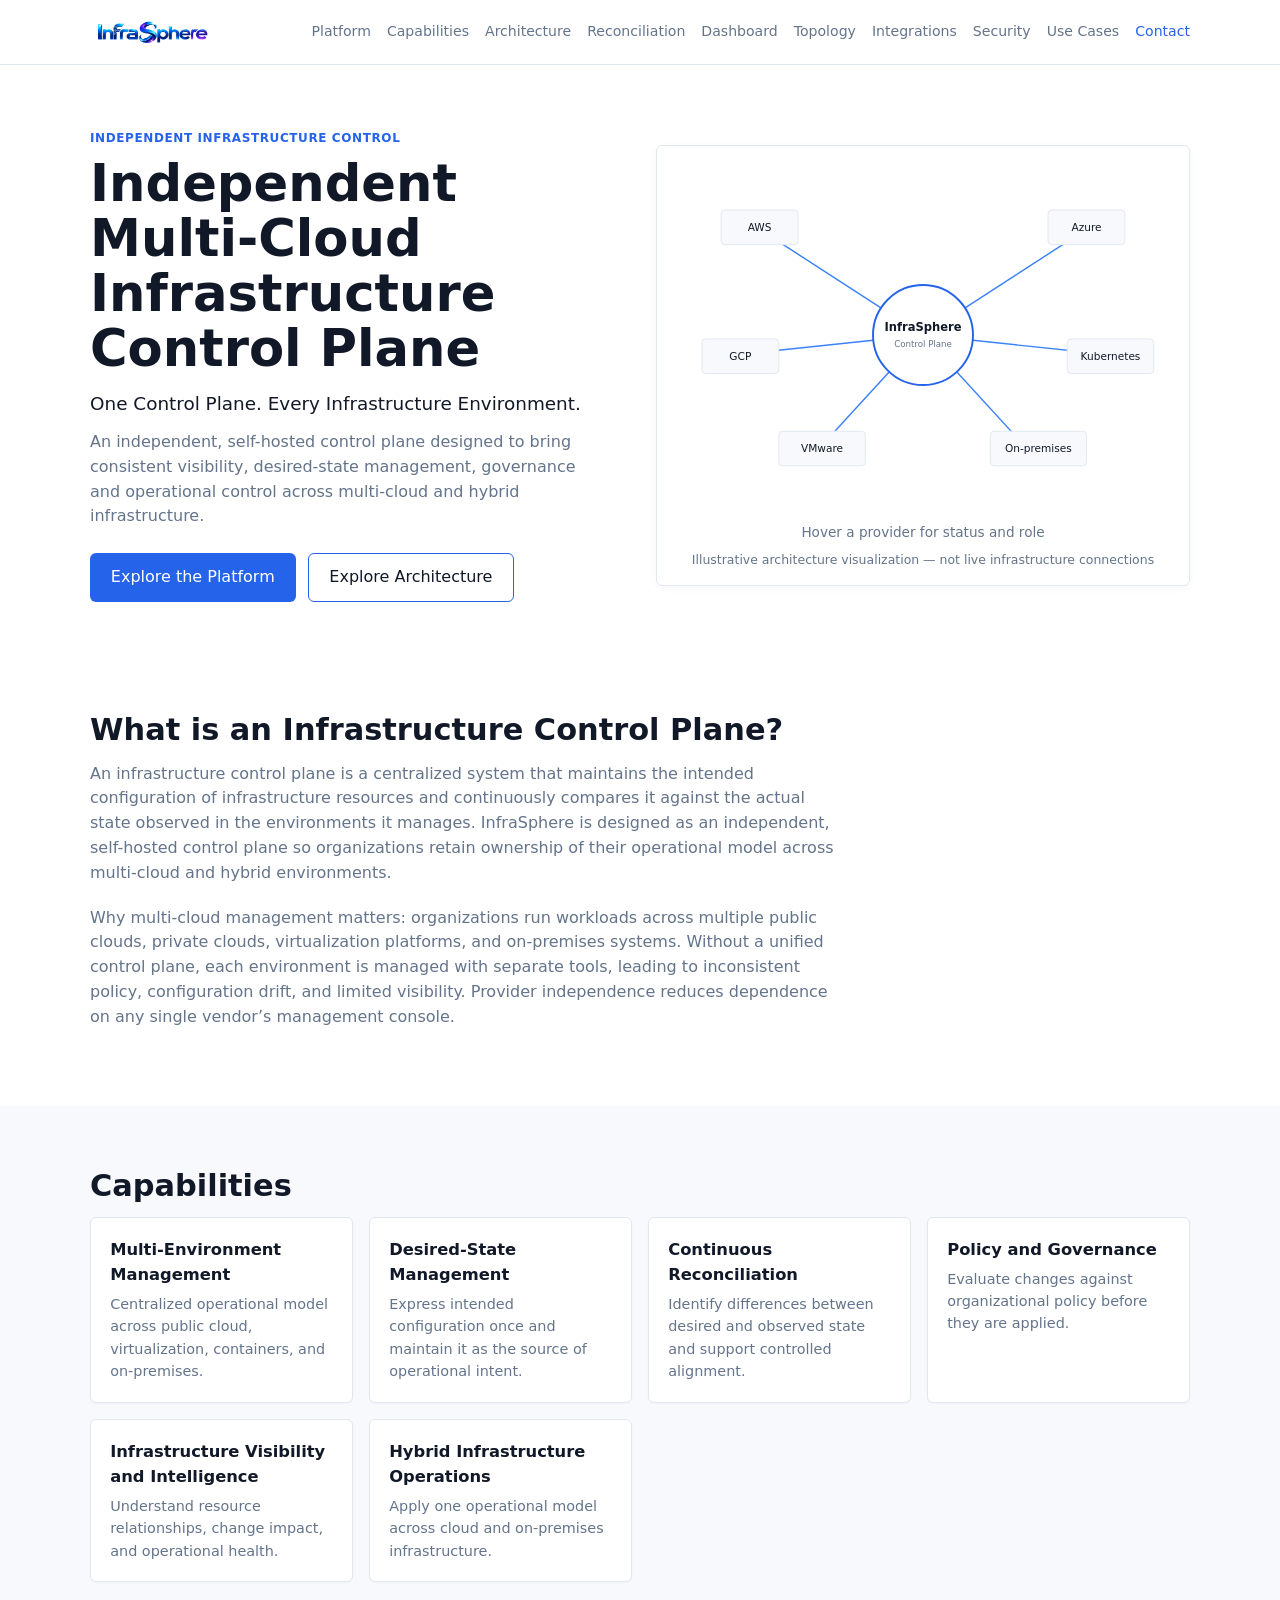
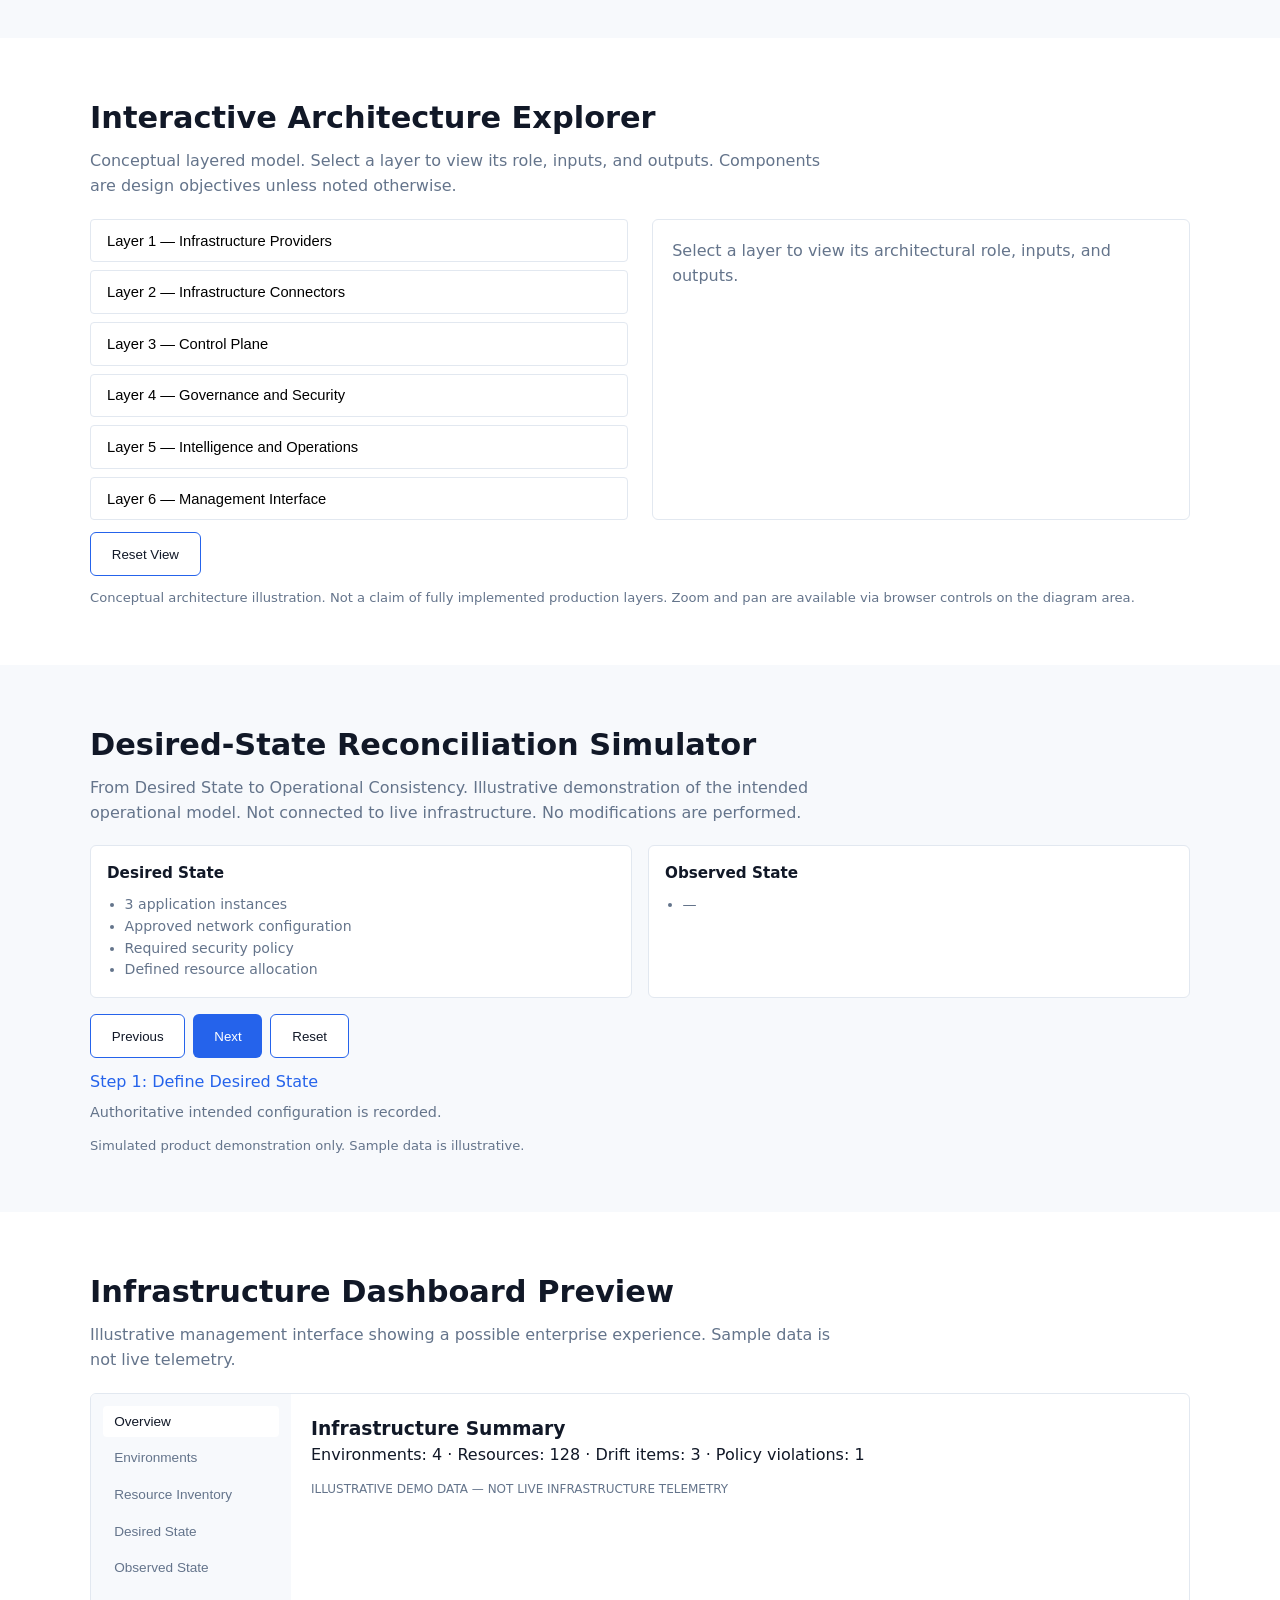
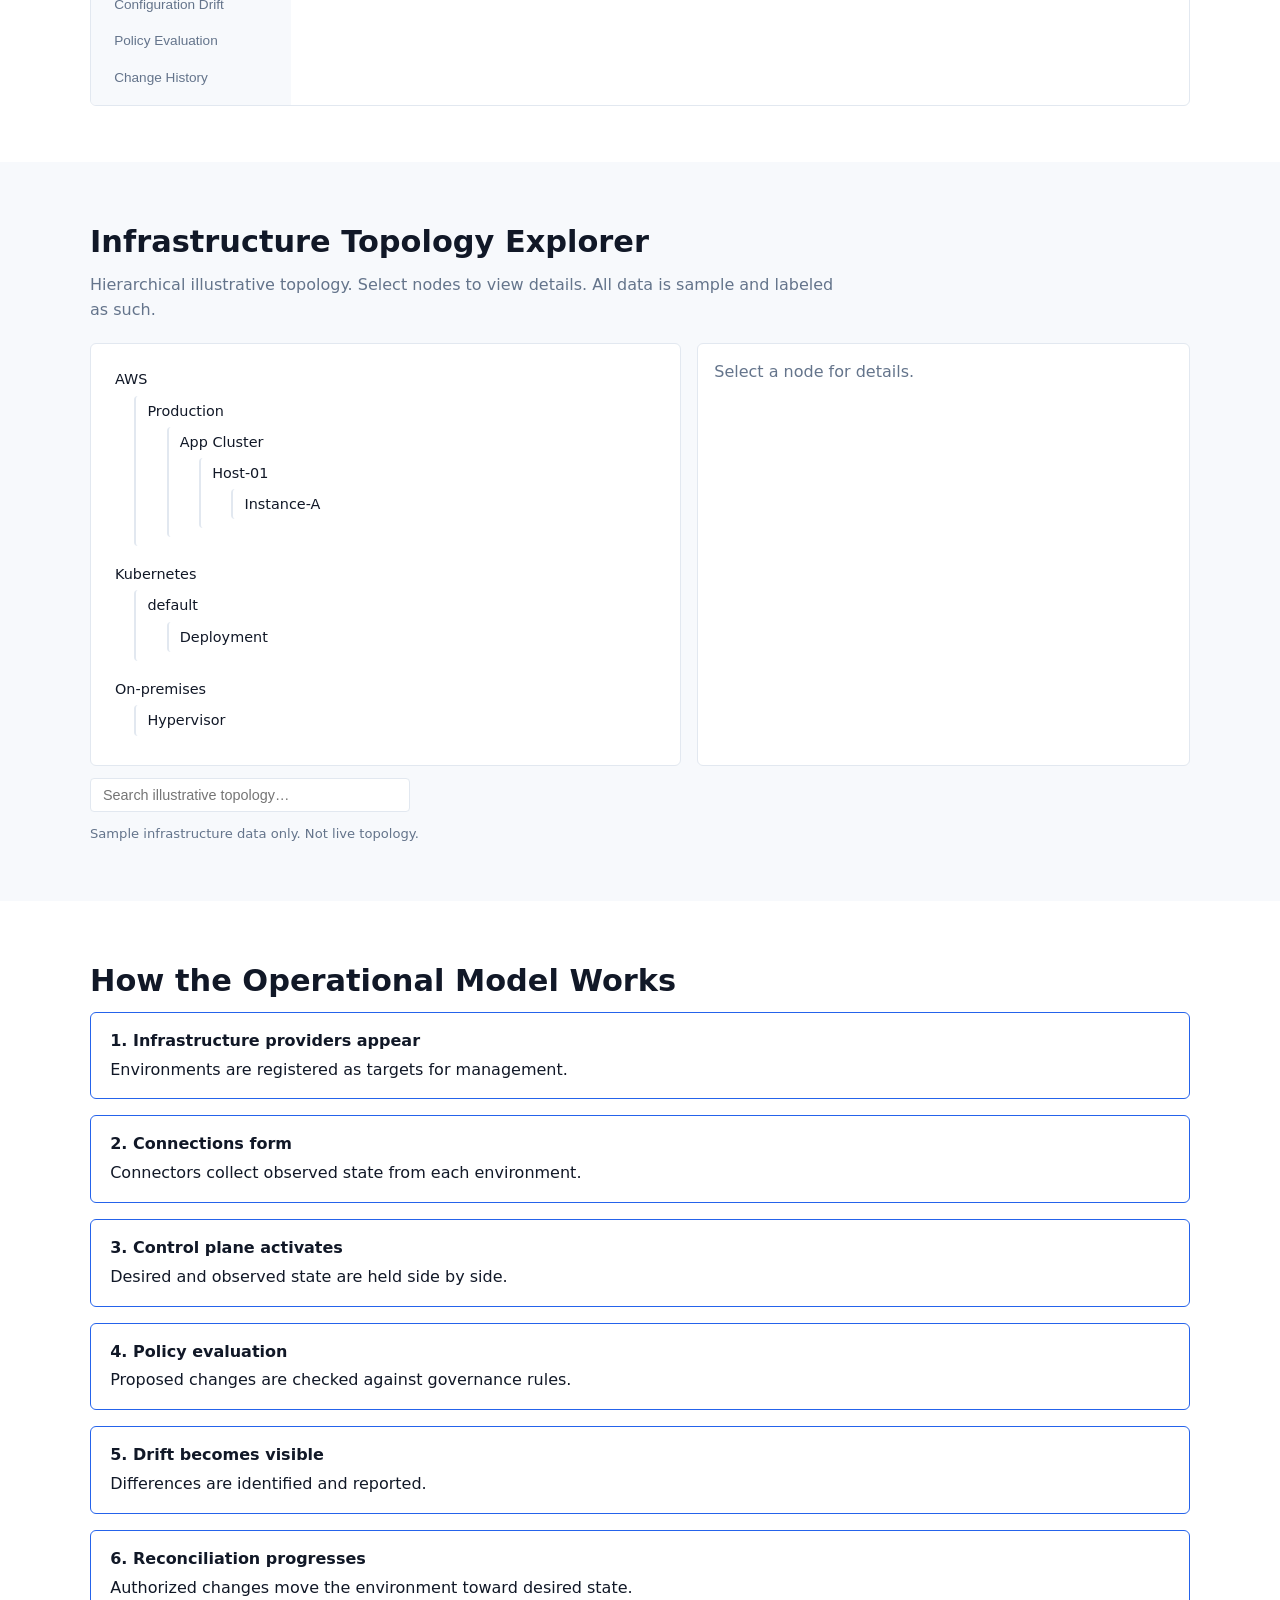
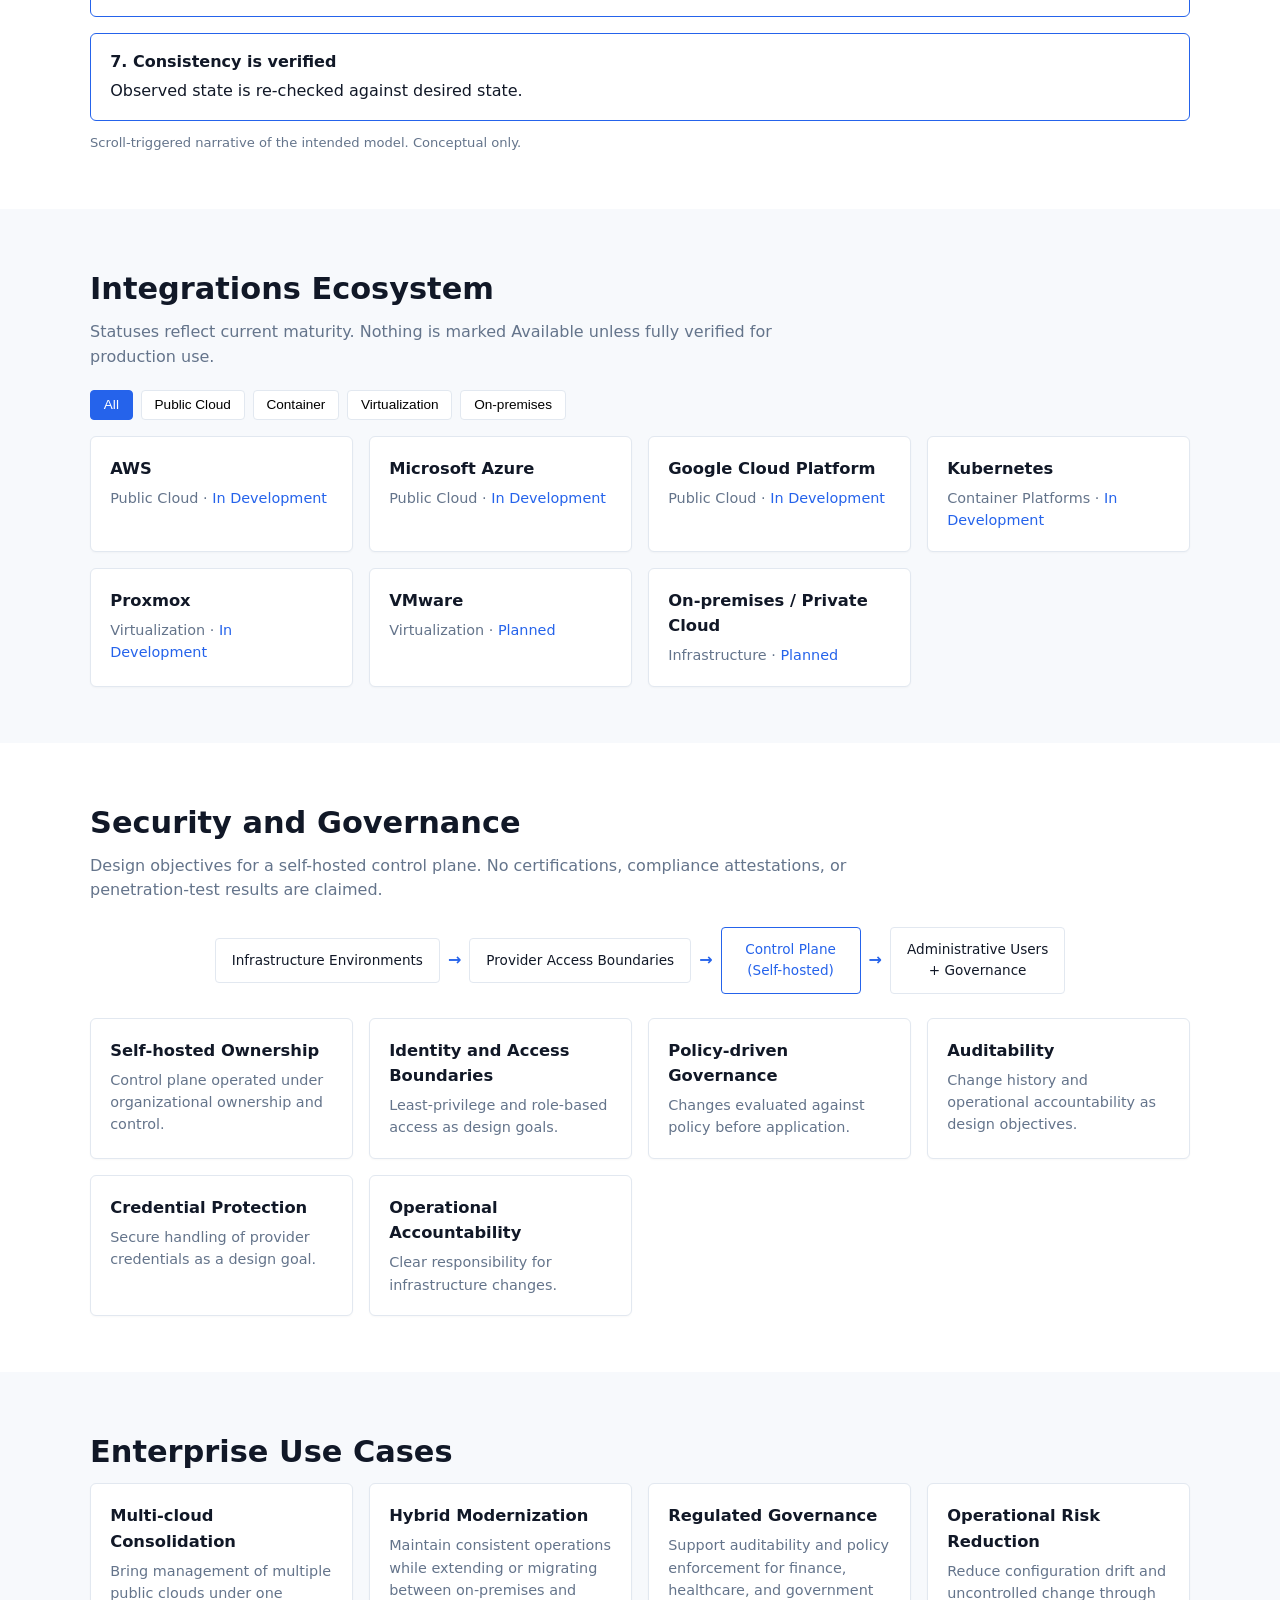
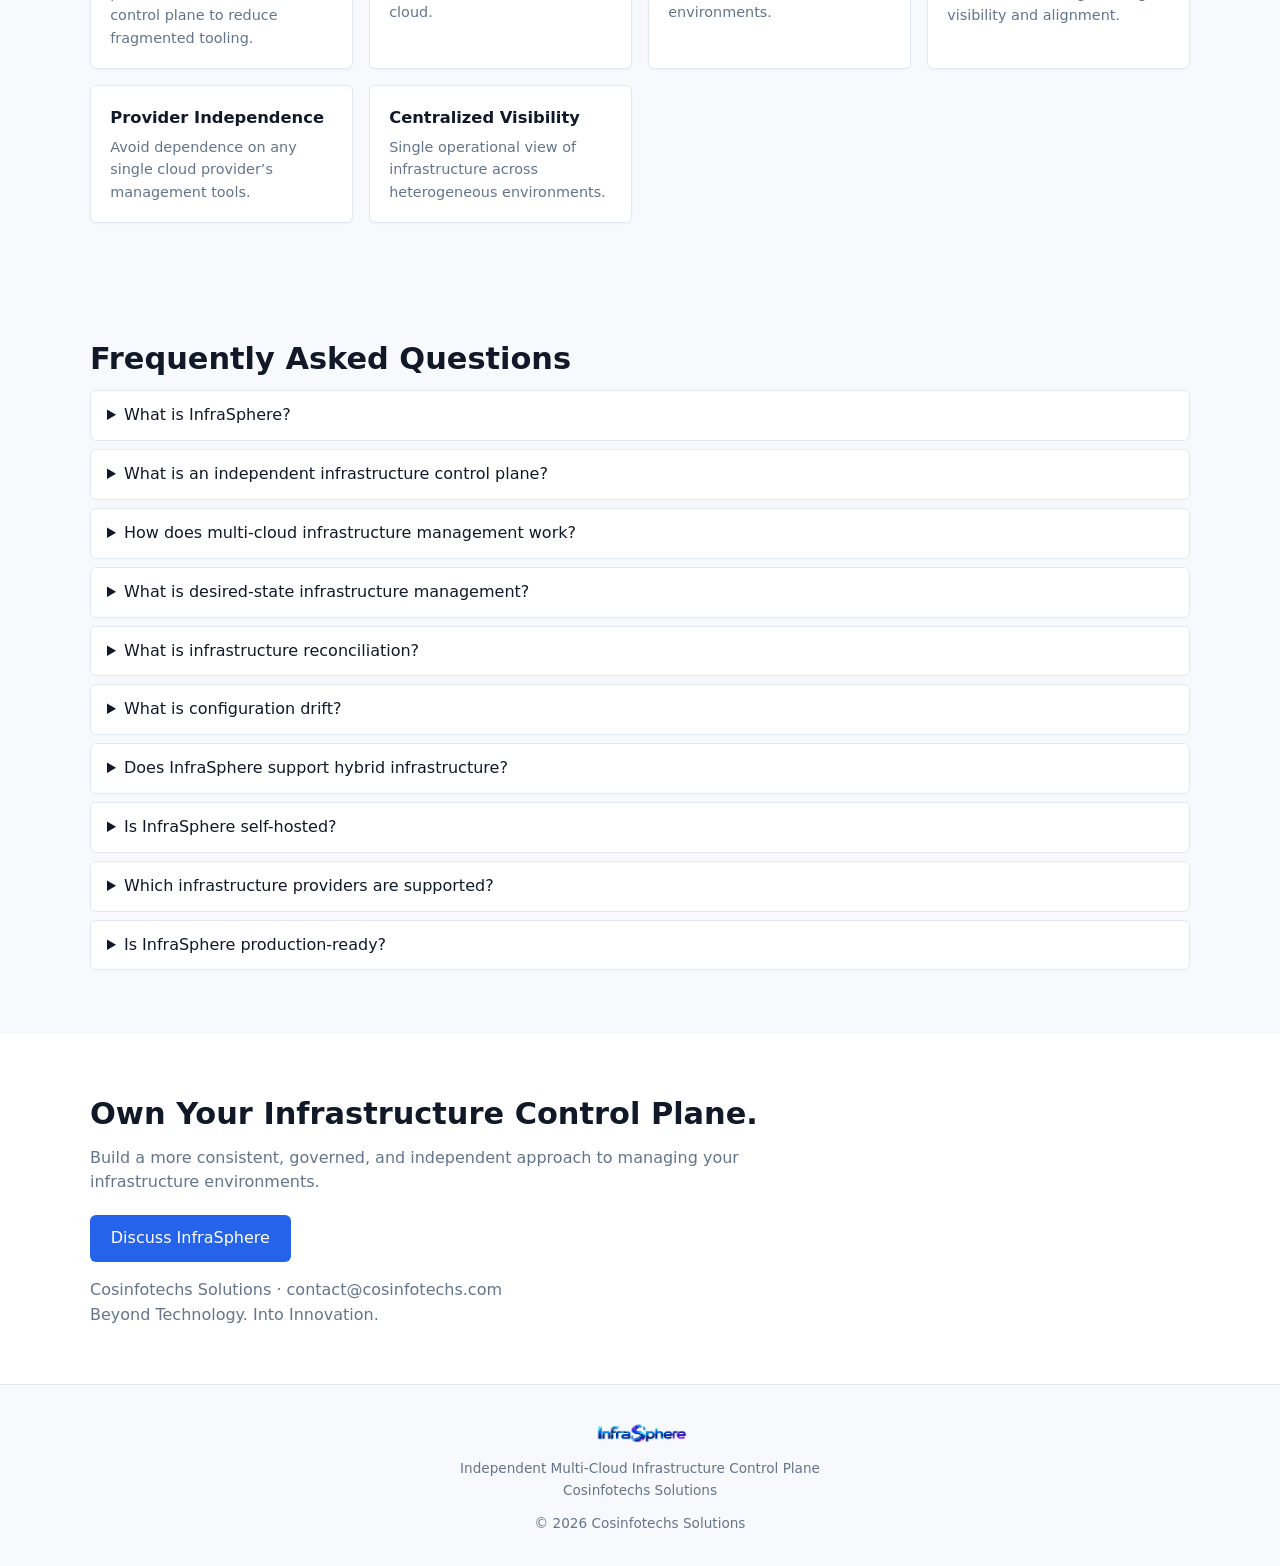
<file: index.html>
<!DOCTYPE html>
<html lang="en">
<head>
  <meta charset="UTF-8">
  <meta name="viewport" content="width=device-width, initial-scale=1.0">
  <title>InfraSphere | Independent Multi-Cloud Infrastructure Control Plane</title>
  <meta name="description" content="InfraSphere by Cosinfotechs Solutions is an independent, self-hosted multi-cloud and hybrid infrastructure control plane for desired-state management, governance, and operational consistency.">
  <meta name="robots" content="index, follow">
  <link rel="canonical" href="https://sbruices.github.io/InfraSphere-Website/">
  <meta name="theme-color" content="#FFFFFF">
  <meta name="author" content="Cosinfotechs Solutions">
  <link rel="icon" type="image/png" href="assets/logo.png">

  <!-- Open Graph -->
  <meta property="og:type" content="website">
  <meta property="og:title" content="InfraSphere | Independent Multi-Cloud Infrastructure Control Plane">
  <meta property="og:description" content="Independent, self-hosted multi-cloud and hybrid infrastructure control plane for desired-state management, governance, and operational consistency.">
  <meta property="og:url" content="https://sbruices.github.io/InfraSphere-Website/">
  <meta property="og:image" content="https://sbruices.github.io/InfraSphere-Website/assets/logo.png">
  <meta property="og:site_name" content="InfraSphere">

  <!-- Twitter -->
  <meta name="twitter:card" content="summary_large_image">
  <meta name="twitter:title" content="InfraSphere | Independent Multi-Cloud Infrastructure Control Plane">
  <meta name="twitter:description" content="Independent, self-hosted multi-cloud and hybrid infrastructure control plane for desired-state management, governance, and operational consistency.">
  <meta name="twitter:image" content="https://sbruices.github.io/InfraSphere-Website/assets/logo.png">

  <link rel="stylesheet" href="styles.css?v=seo">

  <script type="application/ld+json">
  {
    "@context": "https://schema.org",
    "@graph": [
      {
        "@type": "Organization",
        "name": "Cosinfotechs Solutions",
        "url": "https://sbruices.github.io/InfraSphere-Website/",
        "logo": "https://sbruices.github.io/InfraSphere-Website/assets/logo.png"
      },
      {
        "@type": "WebSite",
        "name": "InfraSphere",
        "url": "https://sbruices.github.io/InfraSphere-Website/",
        "description": "Independent Multi-Cloud Infrastructure Control Plane",
        "publisher": {
          "@type": "Organization",
          "name": "Cosinfotechs Solutions"
        }
      },
      {
        "@type": "SoftwareApplication",
        "name": "InfraSphere",
        "applicationCategory": "InfrastructureManagementApplication",
        "description": "Independent, self-hosted multi-cloud and hybrid infrastructure control plane for desired-state management, governance, and operational consistency.",
        "url": "https://sbruices.github.io/InfraSphere-Website/",
        "operatingSystem": "Self-hosted",
        "publisher": {
          "@type": "Organization",
          "name": "Cosinfotechs Solutions"
        }
      }
    ]
  }
  </script>

  <meta http-equiv="Content-Security-Policy" content="default-src 'self'; script-src 'self'; style-src 'self' 'unsafe-inline'; img-src 'self' data:; font-src 'self'; connect-src 'self'; frame-ancestors 'none'; base-uri 'self'; form-action 'none'; object-src 'none';">
  <meta http-equiv="X-Content-Type-Options" content="nosniff">
  <meta http-equiv="Referrer-Policy" content="strict-origin-when-cross-origin">
  <meta http-equiv="Permissions-Policy" content="geolocation=(), microphone=(), camera=(), payment=()">
  <meta http-equiv="X-Frame-Options" content="DENY">
</head>
<body>
  <header class="header">
    <div class="container header-inner">
      <a href="#top"><img src="assets/logo.png" alt="InfraSphere" class="logo"></a>
      <nav class="nav" aria-label="Main">
        <a href="#platform" data-section="platform">Platform</a>
        <a href="#capabilities" data-section="capabilities">Capabilities</a>
        <a href="#architecture" data-section="architecture">Architecture</a>
        <a href="#reconciliation" data-section="reconciliation">Reconciliation</a>
        <a href="#dashboard" data-section="dashboard">Dashboard</a>
        <a href="#topology" data-section="topology">Topology</a>
        <a href="#integrations" data-section="integrations">Integrations</a>
        <a href="#security" data-section="security">Security</a>
        <a href="#use-cases" data-section="use-cases">Use Cases</a>
        <a href="#contact" data-section="contact">Contact</a>
      </nav>
      <button class="menu-toggle" aria-label="Menu" aria-expanded="false"><span></span><span></span><span></span></button>
    </div>
  </header>

  <main id="top">
    <!-- PART 4: Hero with interactive topology -->
    <section class="hero">
      <div class="container hero-grid">
        <div class="hero-copy">
          <p class="eyebrow">INDEPENDENT INFRASTRUCTURE CONTROL</p>
          <h1>Independent Multi-Cloud Infrastructure Control Plane</h1>
          <p class="tagline">One Control Plane. Every Infrastructure Environment.</p>
          <p class="lead">An independent, self-hosted control plane designed to bring consistent visibility, desired-state management, governance and operational control across multi-cloud and hybrid infrastructure.</p>
          <div class="hero-actions">
            <a href="#platform" class="btn btn-primary">Explore the Platform</a>
            <a href="#architecture" class="btn btn-secondary">Explore Architecture</a>
          </div>
        </div>
        <div class="hero-visual">
          <svg viewBox="0 0 520 360" class="topology" id="heroTopology" aria-label="Illustrative infrastructure topology">
            <defs>
              <marker id="arrow" viewBox="0 0 10 10" refX="8" refY="5" markerWidth="6" markerHeight="6" orient="auto-start-reverse">
                <path d="M 0 0 L 10 5 L 0 10 z" fill="#2563EB"/>
              </marker>
            </defs>
            <g class="connections">
              <line class="conn" data-target="aws" x1="260" y1="180" x2="90" y2="70"/>
              <line class="conn" data-target="azure" x1="260" y1="180" x2="430" y2="70"/>
              <line class="conn" data-target="gcp" x1="260" y1="180" x2="70" y2="200"/>
              <line class="conn" data-target="k8s" x1="260" y1="180" x2="450" y2="200"/>
              <line class="conn" data-target="vmware" x1="260" y1="180" x2="150" y2="300"/>
              <line class="conn" data-target="onprem" x1="260" y1="180" x2="370" y2="300"/>
            </g>
            <circle class="center-node" cx="260" cy="180" r="52" fill="#FFFFFF" stroke="#2563EB" stroke-width="2"/>
            <text x="260" y="176" text-anchor="middle" font-size="12" font-weight="600" fill="#111827">InfraSphere</text>
            <text x="260" y="192" text-anchor="middle" font-size="9" fill="#64748B">Control Plane</text>
            <g class="provider" data-name="AWS" data-status="In Development" data-role="Public cloud provider adapter">
              <rect x="50" y="50" width="80" height="36" rx="4" fill="#F7F9FC" stroke="#E2E8F0"/>
              <text x="90" y="72" text-anchor="middle" font-size="11" fill="#111827">AWS</text>
            </g>
            <g class="provider" data-name="Azure" data-status="In Development" data-role="Public cloud provider adapter">
              <rect x="390" y="50" width="80" height="36" rx="4" fill="#F7F9FC" stroke="#E2E8F0"/>
              <text x="430" y="72" text-anchor="middle" font-size="11" fill="#111827">Azure</text>
            </g>
            <g class="provider" data-name="GCP" data-status="In Development" data-role="Public cloud provider adapter">
              <rect x="30" y="184" width="80" height="36" rx="4" fill="#F7F9FC" stroke="#E2E8F0"/>
              <text x="70" y="206" text-anchor="middle" font-size="11" fill="#111827">GCP</text>
            </g>
            <g class="provider" data-name="Kubernetes" data-status="In Development" data-role="Container platform adapter">
              <rect x="410" y="184" width="90" height="36" rx="4" fill="#F7F9FC" stroke="#E2E8F0"/>
              <text x="455" y="206" text-anchor="middle" font-size="11" fill="#111827">Kubernetes</text>
            </g>
            <g class="provider" data-name="VMware" data-status="Planned" data-role="Virtualization adapter">
              <rect x="110" y="280" width="90" height="36" rx="4" fill="#F7F9FC" stroke="#E2E8F0"/>
              <text x="155" y="302" text-anchor="middle" font-size="11" fill="#111827">VMware</text>
            </g>
            <g class="provider" data-name="On-premises" data-status="Planned" data-role="Private / on-premises environments">
              <rect x="330" y="280" width="100" height="36" rx="4" fill="#F7F9FC" stroke="#E2E8F0"/>
              <text x="380" y="302" text-anchor="middle" font-size="11" fill="#111827">On-premises</text>
            </g>
          </svg>
          <div class="hover-info" id="heroHover">Hover a provider for status and role</div>
          <p class="visual-note">Illustrative architecture visualization — not live infrastructure connections</p>
        </div>
      </div>
    </section>

    <!-- PART 5 + 12: Platform and capabilities with expanded explanations -->
    <section id="platform" class="section">
      <div class="container">
        <h2>What is an Infrastructure Control Plane?</h2>
        <p class="section-lead">An infrastructure control plane is a centralized system that maintains the intended configuration of infrastructure resources and continuously compares it against the actual state observed in the environments it manages. InfraSphere is designed as an independent, self-hosted control plane so organizations retain ownership of their operational model across multi-cloud and hybrid environments.</p>
        <p class="section-lead">Why multi-cloud management matters: organizations run workloads across multiple public clouds, private clouds, virtualization platforms, and on-premises systems. Without a unified control plane, each environment is managed with separate tools, leading to inconsistent policy, configuration drift, and limited visibility. Provider independence reduces dependence on any single vendor’s management console.</p>
      </div>
    </section>

    <section id="capabilities" class="section section-alt">
      <div class="container">
        <h2>Capabilities</h2>
        <div class="grid">
          <article class="card expandable">
            <h3>Multi-Environment Management</h3>
            <p>Centralized operational model across public cloud, virtualization, containers, and on-premises.</p>
            <div class="detail"><strong>Purpose:</strong> One place to define and observe infrastructure across heterogeneous environments.<br><strong>Inputs:</strong> Environment connections and resource definitions.<br><strong>Outputs:</strong> Unified inventory and change coordination.<br><strong>Relationship:</strong> Feeds desired-state and reconciliation.</div>
          </article>
          <article class="card expandable">
            <h3>Desired-State Management</h3>
            <p>Express intended configuration once and maintain it as the source of operational intent.</p>
            <div class="detail"><strong>Purpose:</strong> Desired state is the authoritative declaration of what infrastructure should look like.<br><strong>Inputs:</strong> Desired specifications.<br><strong>Outputs:</strong> Comparison baseline for observed state.<br><strong>Relationship:</strong> Compared against observed state by reconciliation.</div>
          </article>
          <article class="card expandable">
            <h3>Continuous Reconciliation</h3>
            <p>Identify differences between desired and observed state and support controlled alignment.</p>
            <div class="detail"><strong>Purpose:</strong> Detect and report drift so operators can restore consistency under policy control.<br><strong>Inputs:</strong> Desired and observed snapshots.<br><strong>Outputs:</strong> Drift reports and change proposals.<br><strong>Relationship:</strong> Uses policy evaluation before any change is authorized.</div>
          </article>
          <article class="card expandable">
            <h3>Policy and Governance</h3>
            <p>Evaluate changes against organizational policy before they are applied.</p>
            <div class="detail"><strong>Purpose:</strong> Ensure infrastructure changes stay within approved boundaries.<br><strong>Inputs:</strong> Proposed changes.<br><strong>Outputs:</strong> Allow, deny, or require-approval decisions.<br><strong>Relationship:</strong> Gates reconciliation actions.</div>
          </article>
          <article class="card expandable">
            <h3>Infrastructure Visibility and Intelligence</h3>
            <p>Understand resource relationships, change impact, and operational health.</p>
            <div class="detail"><strong>Purpose:</strong> Provide the context needed for safe change and troubleshooting.<br><strong>Inputs:</strong> Inventory and observations.<br><strong>Outputs:</strong> Dependency and health views.<br><strong>Relationship:</strong> Supports architecture and security analysis.</div>
          </article>
          <article class="card expandable">
            <h3>Hybrid Infrastructure Operations</h3>
            <p>Apply one operational model across cloud and on-premises infrastructure.</p>
            <div class="detail"><strong>Purpose:</strong> Avoid separate processes for cloud and private environments.<br><strong>Inputs:</strong> Mixed environment targets.<br><strong>Outputs:</strong> Consistent control and reporting.<br><strong>Relationship:</strong> Extends multi-environment management beyond public cloud.</div>
          </article>
        </div>
      </div>
    </section>

    <!-- PART 6: Architecture Explorer -->
    <section id="architecture" class="section">
      <div class="container">
        <h2>Interactive Architecture Explorer</h2>
        <p class="section-lead">Conceptual layered model. Select a layer to view its role, inputs, and outputs. Components are design objectives unless noted otherwise.</p>
        <div class="arch-explorer">
          <div class="layers" id="layerList">
            <button class="layer" data-layer="1" data-info="External environments the control plane is designed to manage: AWS, Azure, GCP, Kubernetes, VMware, Proxmox, on-premises. Inputs: none. Outputs: resources observed by connectors.">Layer 1 — Infrastructure Providers</button>
            <button class="layer" data-layer="2" data-info="Provider adapters, discovery, API communication, state collection and normalization. Status: conceptual / in development. Inputs: provider APIs. Outputs: normalized observations.">Layer 2 — Infrastructure Connectors</button>
            <button class="layer" data-layer="3" data-info="Resource inventory, desired-state representation, observed-state representation, change coordination, reconciliation responsibilities. Inputs: connector observations + desired specs. Outputs: drift analysis and change proposals.">Layer 3 — Control Plane</button>
            <button class="layer" data-layer="4" data-info="Policy evaluation, identity boundaries, authorization, change approval, auditability. Inputs: change proposals. Outputs: authorized or denied actions and audit records.">Layer 4 — Governance and Security</button>
            <button class="layer" data-layer="5" data-info="Resource relationships, dependency visibility, configuration analysis, operational reporting, infrastructure health. Inputs: inventory and change history. Outputs: impact and health views.">Layer 5 — Intelligence and Operations</button>
            <button class="layer" data-layer="6" data-info="Infrastructure explorer, environment management, policy management, administrative interface, operational visualization. Inputs: all lower-layer data. Outputs: operator decisions.">Layer 6 — Management Interface</button>
          </div>
          <div class="arch-info" id="archInfo">Select a layer to view its architectural role, inputs, and outputs.</div>
        </div>
        <div class="arch-controls">
          <button id="archReset" class="btn btn-secondary">Reset View</button>
        </div>
        <p class="note">Conceptual architecture illustration. Not a claim of fully implemented production layers. Zoom and pan are available via browser controls on the diagram area.</p>
      </div>
    </section>

    <!-- PART 7: Reconciliation Simulator with dynamic panels -->
    <section id="reconciliation" class="section section-alt">
      <div class="container">
        <h2>Desired-State Reconciliation Simulator</h2>
        <p class="section-lead">From Desired State to Operational Consistency. Illustrative demonstration of the intended operational model. Not connected to live infrastructure. No modifications are performed.</p>
        <div class="sim-panels">
          <div class="sim-panel"><h3>Desired State</h3><ul id="desiredList"></ul></div>
          <div class="sim-panel"><h3>Observed State</h3><ul id="observedList"></ul></div>
        </div>
        <div class="sim-controls">
          <button id="simPrev" class="btn btn-secondary">Previous</button>
          <button id="simNext" class="btn btn-primary">Next</button>
          <button id="simReset" class="btn btn-secondary">Reset</button>
        </div>
        <p class="sim-step" id="simStep"></p>
        <p class="sim-detail" id="simDetail"></p>
        <p class="note">Simulated product demonstration only. Sample data is illustrative.</p>
      </div>
    </section>

    <!-- PART 8: Dashboard Preview -->
    <section id="dashboard" class="section">
      <div class="container">
        <h2>Infrastructure Dashboard Preview</h2>
        <p class="section-lead">Illustrative management interface showing a possible enterprise experience. Sample data is not live telemetry.</p>
        <div class="dash">
          <aside class="dash-side">
            <button class="dash-nav active" data-panel="overview">Overview</button>
            <button class="dash-nav" data-panel="environments">Environments</button>
            <button class="dash-nav" data-panel="inventory">Resource Inventory</button>
            <button class="dash-nav" data-panel="desired">Desired State</button>
            <button class="dash-nav" data-panel="observed">Observed State</button>
            <button class="dash-nav" data-panel="drift">Configuration Drift</button>
            <button class="dash-nav" data-panel="policy">Policy Evaluation</button>
            <button class="dash-nav" data-panel="history">Change History</button>
          </aside>
          <div class="dash-main">
            <div class="dash-panel active" id="panel-overview">
              <h3>Infrastructure Summary</h3>
              <p>Environments: 4 · Resources: 128 · Drift items: 3 · Policy violations: 1</p>
              <p class="demo-label">ILLUSTRATIVE DEMO DATA — NOT LIVE INFRASTRUCTURE TELEMETRY</p>
            </div>
            <div class="dash-panel" id="panel-environments">
              <h3>Environments</h3>
              <p>AWS Production · Azure Staging · GCP Dev · On-premises Data Center</p>
              <p class="demo-label">ILLUSTRATIVE DEMO DATA</p>
            </div>
            <div class="dash-panel" id="panel-inventory">
              <h3>Resource Inventory</h3>
              <p>Sample: 42 EC2 instances, 18 VMs, 6 Kubernetes namespaces, 12 networks.</p>
              <p class="demo-label">ILLUSTRATIVE DEMO DATA</p>
            </div>
            <div class="dash-panel" id="panel-desired">
              <h3>Desired State</h3>
              <p>3 application instances · Approved network · Required security policy · Defined allocation</p>
              <p class="demo-label">ILLUSTRATIVE DEMO DATA</p>
            </div>
            <div class="dash-panel" id="panel-observed">
              <h3>Observed State</h3>
              <p>2 application instances · Configuration mismatch · Policy violation</p>
              <p class="demo-label">ILLUSTRATIVE DEMO DATA</p>
            </div>
            <div class="dash-panel" id="panel-drift">
              <h3>Configuration Drift</h3>
              <p>Missing instance · Unexpected security group rule · Mismatched storage class</p>
              <p class="demo-label">ILLUSTRATIVE DEMO DATA</p>
            </div>
            <div class="dash-panel" id="panel-policy">
              <h3>Policy Evaluation</h3>
              <p>1 policy violation detected. Change requires authorization.</p>
              <p class="demo-label">ILLUSTRATIVE DEMO DATA</p>
            </div>
            <div class="dash-panel" id="panel-history">
              <h3>Change History</h3>
              <p>2026-11-12: Instance count adjusted · 2026-11-11: Network rule reviewed</p>
              <p class="demo-label">ILLUSTRATIVE DEMO DATA</p>
            </div>
          </div>
        </div>
      </div>
    </section>

    <!-- PART 9: Topology Explorer -->
    <section id="topology" class="section section-alt">
      <div class="container">
        <h2>Infrastructure Topology Explorer</h2>
        <p class="section-lead">Hierarchical illustrative topology. Select nodes to view details. All data is sample and labeled as such.</p>
        <div class="topo-explorer">
          <div class="topo-tree" id="topoTree">
            <div class="topo-node" data-detail="Public cloud provider. Status: In Development.">AWS
              <div class="topo-child" data-detail="Sample environment. Illustrative.">Production
                <div class="topo-child" data-detail="Sample resource group. Illustrative.">App Cluster
                  <div class="topo-child" data-detail="Sample host. Illustrative.">Host-01
                    <div class="topo-child" data-detail="Sample compute instance. Illustrative.">Instance-A</div>
                  </div>
                </div>
              </div>
            </div>
            <div class="topo-node" data-detail="Container platform. Status: In Development.">Kubernetes
              <div class="topo-child" data-detail="Sample namespace. Illustrative.">default
                <div class="topo-child" data-detail="Sample workload. Illustrative.">Deployment</div>
              </div>
            </div>
            <div class="topo-node" data-detail="On-premises. Status: Planned.">On-premises
              <div class="topo-child" data-detail="Sample virtualization. Illustrative.">Hypervisor</div>
            </div>
          </div>
          <div class="topo-detail" id="topoDetail">Select a node for details.</div>
        </div>
        <input type="search" id="topoSearch" placeholder="Search illustrative topology…" class="search-box" aria-label="Search topology">
        <p class="note">Sample infrastructure data only. Not live topology.</p>
      </div>
    </section>

    <!-- PART 13: Scroll-driven storytelling -->
    <section id="story" class="section">
      <div class="container">
        <h2>How the Operational Model Works</h2>
        <div class="story-steps">
          <div class="story-step" data-step="1"><strong>1. Infrastructure providers appear</strong><p>Environments are registered as targets for management.</p></div>
          <div class="story-step" data-step="2"><strong>2. Connections form</strong><p>Connectors collect observed state from each environment.</p></div>
          <div class="story-step" data-step="3"><strong>3. Control plane activates</strong><p>Desired and observed state are held side by side.</p></div>
          <div class="story-step" data-step="4"><strong>4. Policy evaluation</strong><p>Proposed changes are checked against governance rules.</p></div>
          <div class="story-step" data-step="5"><strong>5. Drift becomes visible</strong><p>Differences are identified and reported.</p></div>
          <div class="story-step" data-step="6"><strong>6. Reconciliation progresses</strong><p>Authorized changes move the environment toward desired state.</p></div>
          <div class="story-step" data-step="7"><strong>7. Consistency is verified</strong><p>Observed state is re-checked against desired state.</p></div>
        </div>
        <p class="note">Scroll-triggered narrative of the intended model. Conceptual only.</p>
      </div>
    </section>

    <!-- PART 11: Integrations -->
    <section id="integrations" class="section section-alt">
      <div class="container">
        <h2>Integrations Ecosystem</h2>
        <p class="section-lead">Statuses reflect current maturity. Nothing is marked Available unless fully verified for production use.</p>
        <div class="filter-bar">
          <button class="filter-btn active" data-filter="all">All</button>
          <button class="filter-btn" data-filter="cloud">Public Cloud</button>
          <button class="filter-btn" data-filter="container">Container</button>
          <button class="filter-btn" data-filter="virt">Virtualization</button>
          <button class="filter-btn" data-filter="onprem">On-premises</button>
        </div>
        <div class="grid" id="integrationGrid">
          <article class="card" data-cat="cloud"><h3>AWS</h3><p>Public Cloud · <em>In Development</em></p><div class="detail">Provider adapter for Amazon Web Services resources. Status: In Development.</div></article>
          <article class="card" data-cat="cloud"><h3>Microsoft Azure</h3><p>Public Cloud · <em>In Development</em></p><div class="detail">Provider adapter for Azure resources. Status: In Development.</div></article>
          <article class="card" data-cat="cloud"><h3>Google Cloud Platform</h3><p>Public Cloud · <em>In Development</em></p><div class="detail">Provider adapter for GCP resources. Status: In Development.</div></article>
          <article class="card" data-cat="container"><h3>Kubernetes</h3><p>Container Platforms · <em>In Development</em></p><div class="detail">Adapter for Kubernetes resources. Status: In Development.</div></article>
          <article class="card" data-cat="virt"><h3>Proxmox</h3><p>Virtualization · <em>In Development</em></p><div class="detail">Adapter for Proxmox. Status: In Development.</div></article>
          <article class="card" data-cat="virt"><h3>VMware</h3><p>Virtualization · <em>Planned</em></p><div class="detail">Adapter for VMware. Status: Planned.</div></article>
          <article class="card" data-cat="onprem"><h3>On-premises / Private Cloud</h3><p>Infrastructure · <em>Planned</em></p><div class="detail">Support for private and on-premises environments. Status: Planned.</div></article>
        </div>
      </div>
    </section>

    <!-- PART 10: Security -->
    <section id="security" class="section">
      <div class="container">
        <h2>Security and Governance</h2>
        <p class="section-lead">Design objectives for a self-hosted control plane. No certifications, compliance attestations, or penetration-test results are claimed.</p>
        <div class="security-diagram">
          <div class="sec-box">Infrastructure Environments</div>
          <div class="sec-arrow">→</div>
          <div class="sec-box">Provider Access Boundaries</div>
          <div class="sec-arrow">→</div>
          <div class="sec-box highlight">Control Plane<br>(Self-hosted)</div>
          <div class="sec-arrow">→</div>
          <div class="sec-box">Administrative Users<br>+ Governance</div>
        </div>
        <div class="grid">
          <article class="card"><h3>Self-hosted Ownership</h3><p>Control plane operated under organizational ownership and control.</p></article>
          <article class="card"><h3>Identity and Access Boundaries</h3><p>Least-privilege and role-based access as design goals.</p></article>
          <article class="card"><h3>Policy-driven Governance</h3><p>Changes evaluated against policy before application.</p></article>
          <article class="card"><h3>Auditability</h3><p>Change history and operational accountability as design objectives.</p></article>
          <article class="card"><h3>Credential Protection</h3><p>Secure handling of provider credentials as a design goal.</p></article>
          <article class="card"><h3>Operational Accountability</h3><p>Clear responsibility for infrastructure changes.</p></article>
        </div>
      </div>
    </section>

    <!-- Use cases -->
    <section id="use-cases" class="section section-alt">
      <div class="container">
        <h2>Enterprise Use Cases</h2>
        <div class="grid">
          <article class="card"><h3>Multi-cloud Consolidation</h3><p>Bring management of multiple public clouds under one control plane to reduce fragmented tooling.</p></article>
          <article class="card"><h3>Hybrid Modernization</h3><p>Maintain consistent operations while extending or migrating between on-premises and cloud.</p></article>
          <article class="card"><h3>Regulated Governance</h3><p>Support auditability and policy enforcement for finance, healthcare, and government environments.</p></article>
          <article class="card"><h3>Operational Risk Reduction</h3><p>Reduce configuration drift and uncontrolled change through visibility and alignment.</p></article>
          <article class="card"><h3>Provider Independence</h3><p>Avoid dependence on any single cloud provider’s management tools.</p></article>
          <article class="card"><h3>Centralized Visibility</h3><p>Single operational view of infrastructure across heterogeneous environments.</p></article>
        </div>
      </div>
    </section>

    <!-- Contact -->
    
    <section id="faq" class="section section-alt">
      <div class="container">
        <h2>Frequently Asked Questions</h2>
        <div class="faq-list">
          <details><summary>What is InfraSphere?</summary><p>InfraSphere is an independent, self-hosted multi-cloud and hybrid infrastructure control plane designed for desired-state management, governance, and operational consistency across heterogeneous environments.</p></details>
          <details><summary>What is an independent infrastructure control plane?</summary><p>An infrastructure control plane maintains the intended configuration of resources and compares it against the observed state in the environments it manages. Independence means the control plane is not tied to any single cloud provider’s management tools.</p></details>
          <details><summary>How does multi-cloud infrastructure management work?</summary><p>Multi-cloud management provides a unified operational model across different public cloud environments so policy, inventory, and change processes are consistent rather than fragmented by provider console.</p></details>
          <details><summary>What is desired-state infrastructure management?</summary><p>Desired-state management expresses the intended configuration of infrastructure once and uses that declaration as the baseline for comparison against the actual observed state.</p></details>
          <details><summary>What is infrastructure reconciliation?</summary><p>Reconciliation is the process of identifying differences between desired and observed state, evaluating them against policy, and supporting controlled alignment. Full closed-loop reconciliation across all environments remains a design objective.</p></details>
          <details><summary>What is configuration drift?</summary><p>Configuration drift occurs when the actual observed configuration of infrastructure differs from the intended desired state, for example missing resources, unexpected changes, or mismatched settings.</p></details>
          <details><summary>Does InfraSphere support hybrid infrastructure?</summary><p>Yes. Hybrid infrastructure management is a core design goal so one operational model can apply across public cloud, virtualization, container platforms, and on-premises environments.</p></details>
          <details><summary>Is InfraSphere self-hosted?</summary><p>Yes. InfraSphere is designed as a self-hosted control plane so organizations retain ownership of their operational model.</p></details>
          <details><summary>Which infrastructure providers are supported?</summary><p>AWS, Azure, GCP, Kubernetes, and Proxmox are in development. VMware and on-premises / private cloud are planned. Statuses reflect current maturity; nothing is marked production-ready unless verified.</p></details>
          <details><summary>Is InfraSphere production-ready?</summary><p>InfraSphere is under active development. Certain provider adapters and capabilities exist in various stages of maturity. It should not be treated as fully production-ready across all environments until explicitly verified.</p></details>
        </div>
      </div>
    </section>

    <section id="contact" class="section cta">
      <div class="container">
        <h2>Own Your Infrastructure Control Plane.</h2>
        <p class="section-lead">Build a more consistent, governed, and independent approach to managing your infrastructure environments.</p>
        <a href="mailto:contact@cosinfotechs.com" class="btn btn-primary">Discuss InfraSphere</a>
        <p class="contact-info">Cosinfotechs Solutions · contact@cosinfotechs.com<br>Beyond Technology. Into Innovation.</p>
      </div>
    </section>
  </main>

  <footer class="footer">
    <div class="container">
      <img src="assets/logo.png" alt="InfraSphere" class="logo-footer">
      <p>Independent Multi-Cloud Infrastructure Control Plane<br>Cosinfotechs Solutions</p>
      <p class="copyright">© 2026 Cosinfotechs Solutions</p>
    </div>
  </footer>
  <script src="script.js?v=full18"></script>
</body>
</html>
</file>
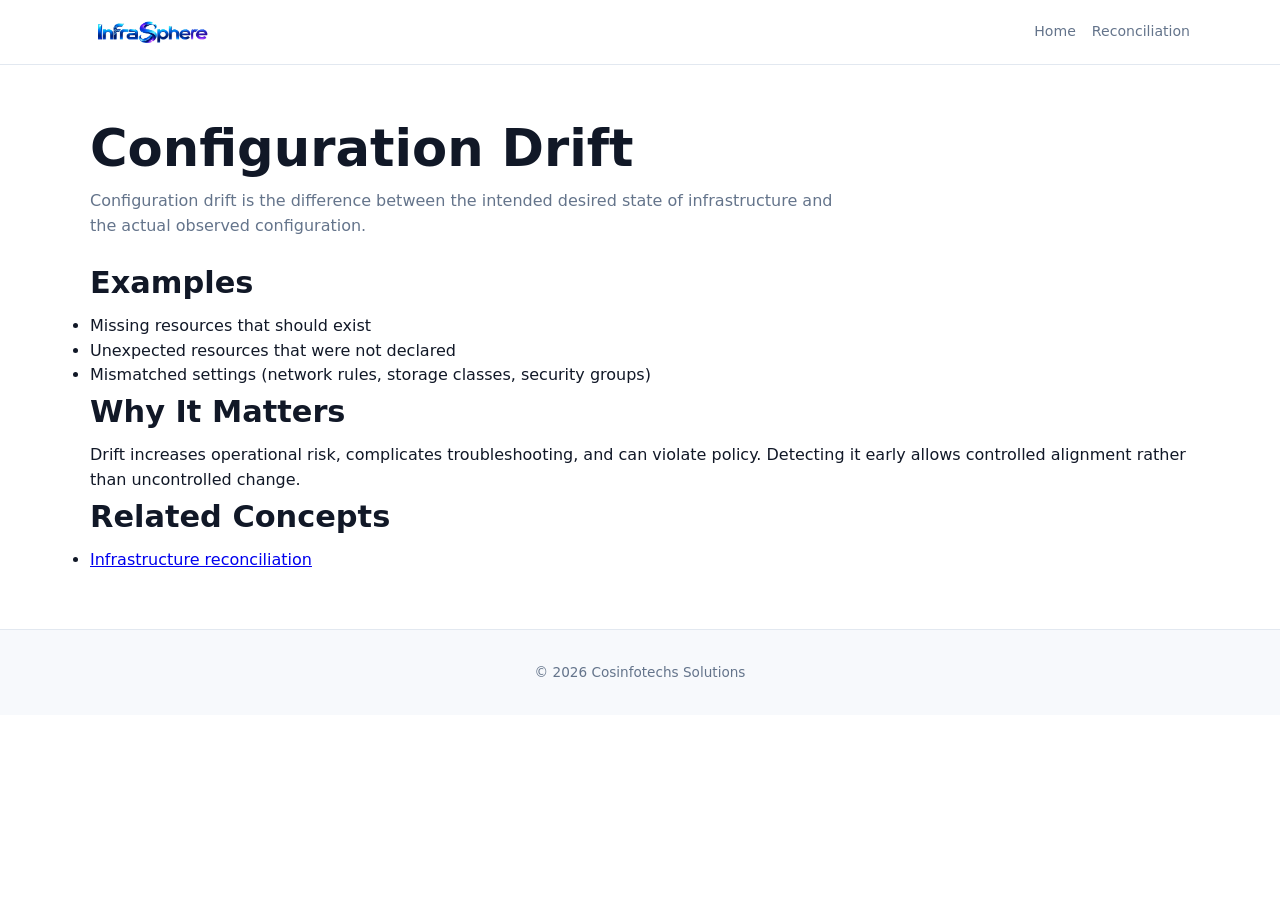
<file: resources/configuration-drift.html>
<!DOCTYPE html>
<html lang="en">
<head>
  <meta charset="UTF-8">
  <meta name="viewport" content="width=device-width, initial-scale=1.0">
  <title>Configuration Drift in Infrastructure | InfraSphere</title>
  <meta name="description" content="Configuration drift occurs when the actual observed configuration of infrastructure differs from the intended desired state.">
  <link rel="canonical" href="https://sbruices.github.io/InfraSphere-Website/resources/configuration-drift.html">
  <meta name="robots" content="index, follow">
  <link rel="stylesheet" href="../styles.css">

  <meta http-equiv="Content-Security-Policy" content="default-src 'self'; script-src 'self'; style-src 'self' 'unsafe-inline'; img-src 'self' data:; font-src 'self'; connect-src 'self'; frame-ancestors 'none'; base-uri 'self'; form-action 'none'; object-src 'none';">
  <meta http-equiv="X-Content-Type-Options" content="nosniff">
  <meta http-equiv="Referrer-Policy" content="strict-origin-when-cross-origin">
  <meta http-equiv="Permissions-Policy" content="geolocation=(), microphone=(), camera=(), payment=()">
  <meta http-equiv="X-Frame-Options" content="DENY">
</head>
<body>
  <header class="header"><div class="container header-inner"><a href="../"><img src="../assets/logo.png" alt="InfraSphere" class="logo"></a><nav class="nav"><a href="../">Home</a><a href="infrastructure-reconciliation.html">Reconciliation</a></nav></div></header>
  <main class="section"><div class="container">
    <h1>Configuration Drift</h1>
    <p class="section-lead">Configuration drift is the difference between the intended desired state of infrastructure and the actual observed configuration.</p>
    <h2>Examples</h2>
    <ul>
      <li>Missing resources that should exist</li>
      <li>Unexpected resources that were not declared</li>
      <li>Mismatched settings (network rules, storage classes, security groups)</li>
    </ul>
    <h2>Why It Matters</h2>
    <p>Drift increases operational risk, complicates troubleshooting, and can violate policy. Detecting it early allows controlled alignment rather than uncontrolled change.</p>
    <h2>Related Concepts</h2>
    <ul><li><a href="infrastructure-reconciliation.html">Infrastructure reconciliation</a></li></ul>
  </div></main>
  <footer class="footer"><div class="container"><p>© 2026 Cosinfotechs Solutions</p></div></footer>
</body>
</html>
</file>
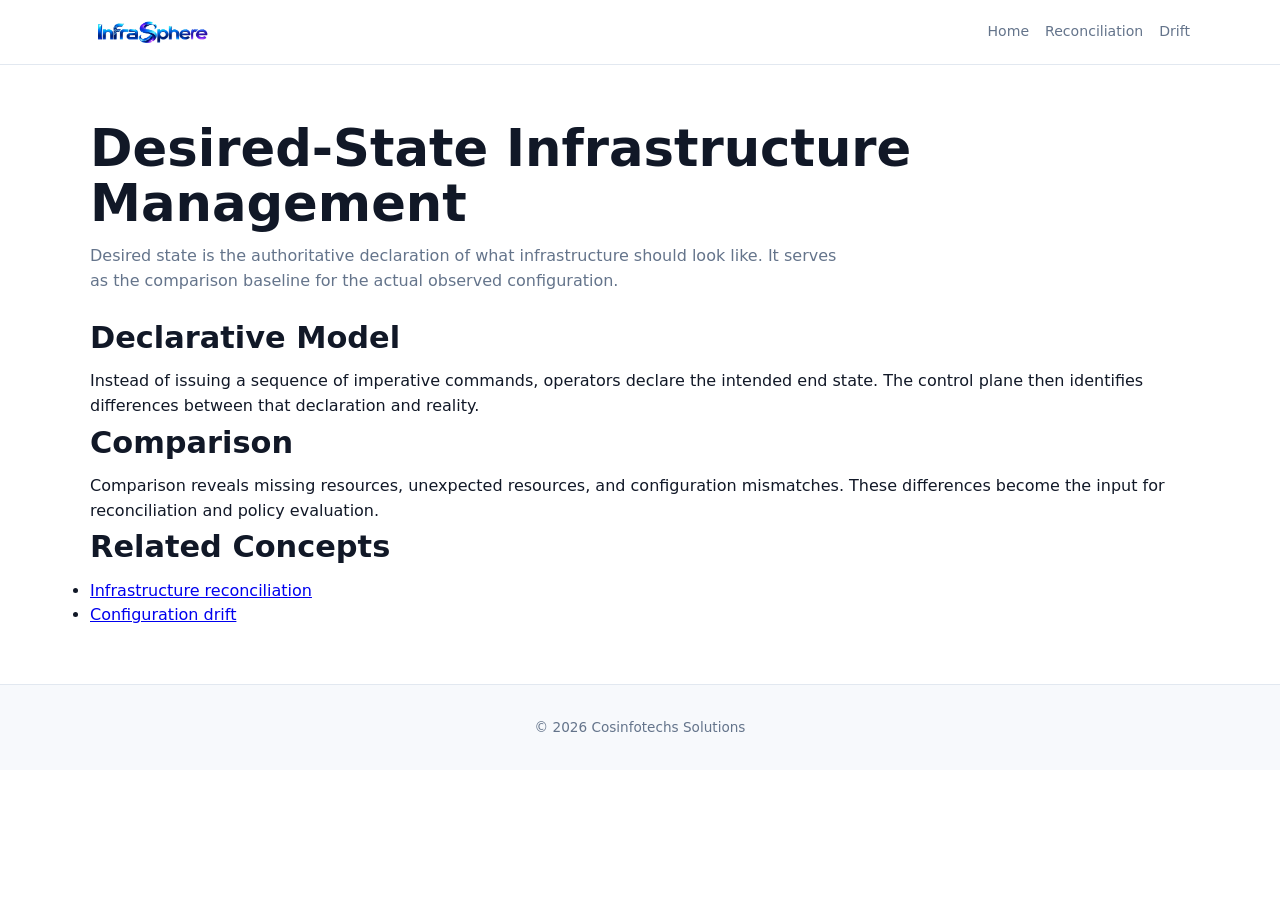
<file: resources/desired-state-management.html>
<!DOCTYPE html>
<html lang="en">
<head>
  <meta charset="UTF-8">
  <meta name="viewport" content="width=device-width, initial-scale=1.0">
  <title>Desired-State Infrastructure Management | InfraSphere</title>
  <meta name="description" content="Desired-state management expresses the intended configuration of infrastructure once and uses that declaration as the baseline for comparison against observed state.">
  <link rel="canonical" href="https://sbruices.github.io/InfraSphere-Website/resources/desired-state-management.html">
  <meta name="robots" content="index, follow">
  <link rel="stylesheet" href="../styles.css">

  <meta http-equiv="Content-Security-Policy" content="default-src 'self'; script-src 'self'; style-src 'self' 'unsafe-inline'; img-src 'self' data:; font-src 'self'; connect-src 'self'; frame-ancestors 'none'; base-uri 'self'; form-action 'none'; object-src 'none';">
  <meta http-equiv="X-Content-Type-Options" content="nosniff">
  <meta http-equiv="Referrer-Policy" content="strict-origin-when-cross-origin">
  <meta http-equiv="Permissions-Policy" content="geolocation=(), microphone=(), camera=(), payment=()">
  <meta http-equiv="X-Frame-Options" content="DENY">
</head>
<body>
  <header class="header"><div class="container header-inner"><a href="../"><img src="../assets/logo.png" alt="InfraSphere" class="logo"></a><nav class="nav"><a href="../">Home</a><a href="infrastructure-reconciliation.html">Reconciliation</a><a href="configuration-drift.html">Drift</a></nav></div></header>
  <main class="section"><div class="container">
    <h1>Desired-State Infrastructure Management</h1>
    <p class="section-lead">Desired state is the authoritative declaration of what infrastructure should look like. It serves as the comparison baseline for the actual observed configuration.</p>
    <h2>Declarative Model</h2>
    <p>Instead of issuing a sequence of imperative commands, operators declare the intended end state. The control plane then identifies differences between that declaration and reality.</p>
    <h2>Comparison</h2>
    <p>Comparison reveals missing resources, unexpected resources, and configuration mismatches. These differences become the input for reconciliation and policy evaluation.</p>
    <h2>Related Concepts</h2>
    <ul>
      <li><a href="infrastructure-reconciliation.html">Infrastructure reconciliation</a></li>
      <li><a href="configuration-drift.html">Configuration drift</a></li>
    </ul>
  </div></main>
  <footer class="footer"><div class="container"><p>© 2026 Cosinfotechs Solutions</p></div></footer>
</body>
</html>
</file>
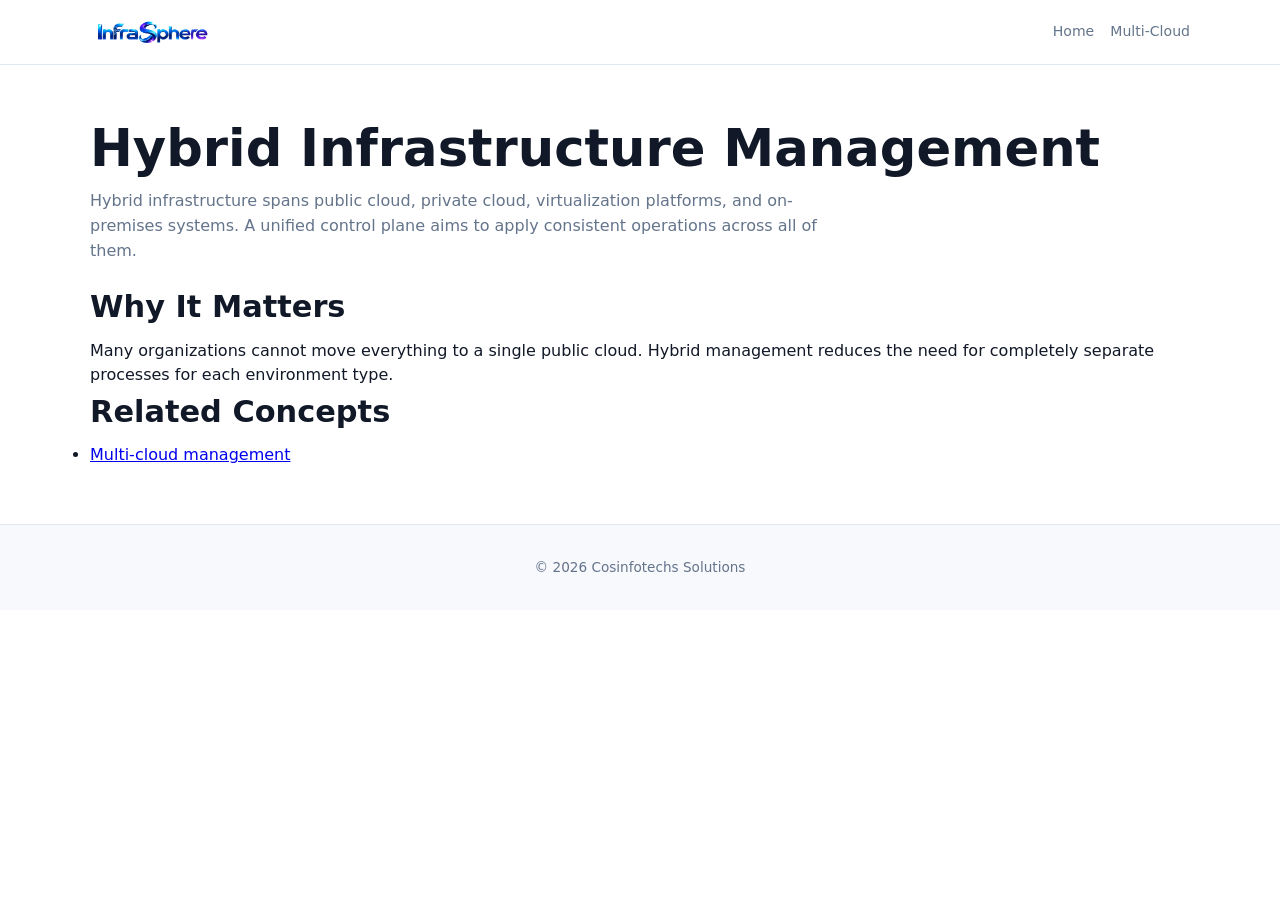
<file: resources/hybrid-infrastructure.html>
<!DOCTYPE html>
<html lang="en">
<head>
  <meta charset="UTF-8">
  <meta name="viewport" content="width=device-width, initial-scale=1.0">
  <title>Hybrid Infrastructure Management | InfraSphere</title>
  <meta name="description" content="Hybrid infrastructure management applies one operational model across public cloud, virtualization, private cloud, and on-premises environments.">
  <link rel="canonical" href="https://sbruices.github.io/InfraSphere-Website/resources/hybrid-infrastructure.html">
  <meta name="robots" content="index, follow">
  <link rel="stylesheet" href="../styles.css">

  <meta http-equiv="Content-Security-Policy" content="default-src 'self'; script-src 'self'; style-src 'self' 'unsafe-inline'; img-src 'self' data:; font-src 'self'; connect-src 'self'; frame-ancestors 'none'; base-uri 'self'; form-action 'none'; object-src 'none';">
  <meta http-equiv="X-Content-Type-Options" content="nosniff">
  <meta http-equiv="Referrer-Policy" content="strict-origin-when-cross-origin">
  <meta http-equiv="Permissions-Policy" content="geolocation=(), microphone=(), camera=(), payment=()">
  <meta http-equiv="X-Frame-Options" content="DENY">
</head>
<body>
  <header class="header"><div class="container header-inner"><a href="../"><img src="../assets/logo.png" alt="InfraSphere" class="logo"></a><nav class="nav"><a href="../">Home</a><a href="multi-cloud-management.html">Multi-Cloud</a></nav></div></header>
  <main class="section"><div class="container">
    <h1>Hybrid Infrastructure Management</h1>
    <p class="section-lead">Hybrid infrastructure spans public cloud, private cloud, virtualization platforms, and on-premises systems. A unified control plane aims to apply consistent operations across all of them.</p>
    <h2>Why It Matters</h2>
    <p>Many organizations cannot move everything to a single public cloud. Hybrid management reduces the need for completely separate processes for each environment type.</p>
    <h2>Related Concepts</h2>
    <ul><li><a href="multi-cloud-management.html">Multi-cloud management</a></li></ul>
  </div></main>
  <footer class="footer"><div class="container"><p>© 2026 Cosinfotechs Solutions</p></div></footer>
</body>
</html>
</file>
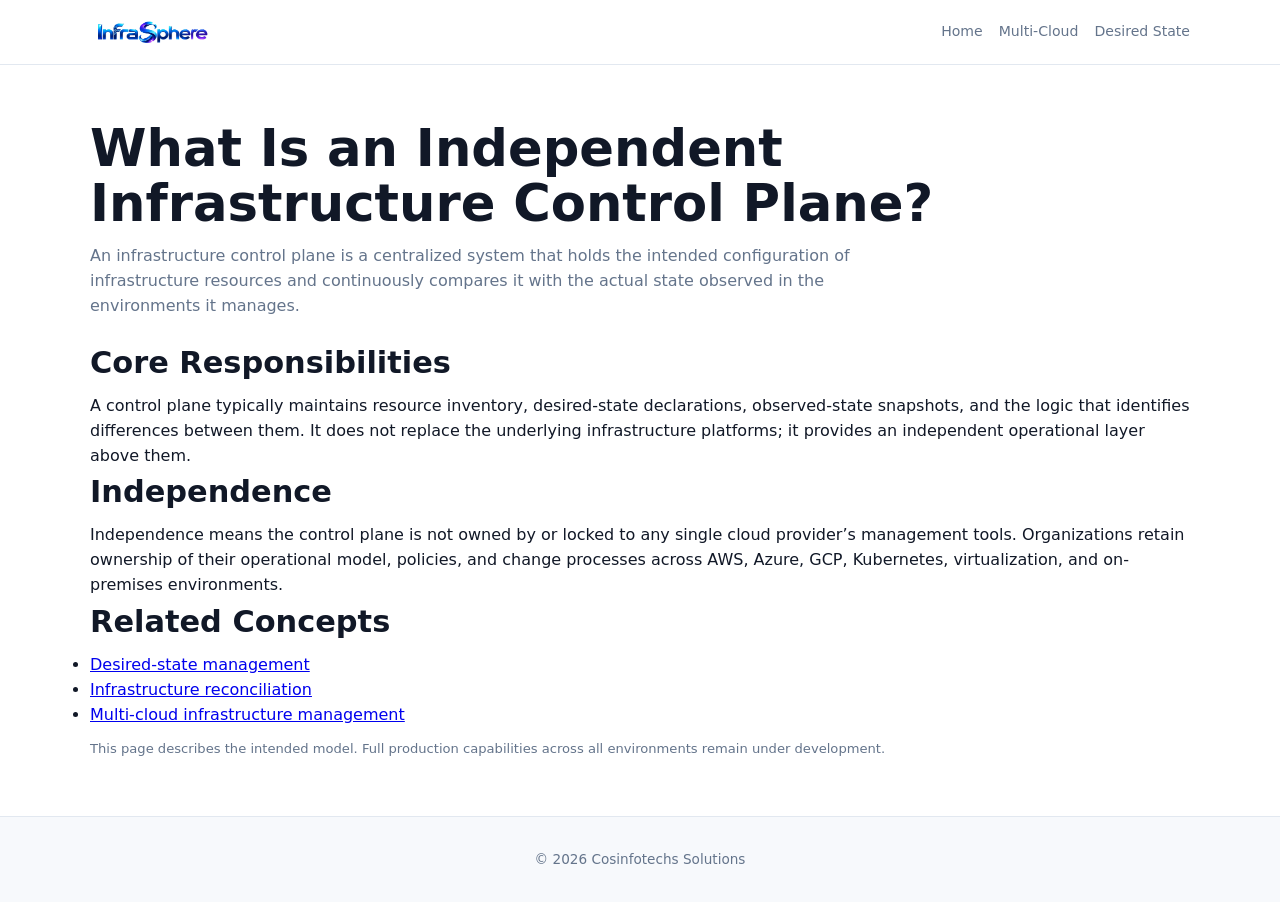
<file: resources/infrastructure-control-plane.html>
<!DOCTYPE html>
<html lang="en">
<head>
  <meta charset="UTF-8">
  <meta name="viewport" content="width=device-width, initial-scale=1.0">
  <title>What Is an Independent Infrastructure Control Plane? | InfraSphere</title>
  <meta name="description" content="An independent infrastructure control plane maintains intended configuration and compares it against observed state across multi-cloud and hybrid environments, independent of any single provider console.">
  <link rel="canonical" href="https://sbruices.github.io/InfraSphere-Website/resources/infrastructure-control-plane.html">
  <meta name="robots" content="index, follow">
  <link rel="stylesheet" href="../styles.css">

  <meta http-equiv="Content-Security-Policy" content="default-src 'self'; script-src 'self'; style-src 'self' 'unsafe-inline'; img-src 'self' data:; font-src 'self'; connect-src 'self'; frame-ancestors 'none'; base-uri 'self'; form-action 'none'; object-src 'none';">
  <meta http-equiv="X-Content-Type-Options" content="nosniff">
  <meta http-equiv="Referrer-Policy" content="strict-origin-when-cross-origin">
  <meta http-equiv="Permissions-Policy" content="geolocation=(), microphone=(), camera=(), payment=()">
  <meta http-equiv="X-Frame-Options" content="DENY">
</head>
<body>
  <header class="header"><div class="container header-inner"><a href="../"><img src="../assets/logo.png" alt="InfraSphere" class="logo"></a><nav class="nav"><a href="../">Home</a><a href="multi-cloud-management.html">Multi-Cloud</a><a href="desired-state-management.html">Desired State</a></nav></div></header>
  <main class="section"><div class="container">
    <h1>What Is an Independent Infrastructure Control Plane?</h1>
    <p class="section-lead">An infrastructure control plane is a centralized system that holds the intended configuration of infrastructure resources and continuously compares it with the actual state observed in the environments it manages.</p>
    <h2>Core Responsibilities</h2>
    <p>A control plane typically maintains resource inventory, desired-state declarations, observed-state snapshots, and the logic that identifies differences between them. It does not replace the underlying infrastructure platforms; it provides an independent operational layer above them.</p>
    <h2>Independence</h2>
    <p>Independence means the control plane is not owned by or locked to any single cloud provider’s management tools. Organizations retain ownership of their operational model, policies, and change processes across AWS, Azure, GCP, Kubernetes, virtualization, and on-premises environments.</p>
    <h2>Related Concepts</h2>
    <ul>
      <li><a href="desired-state-management.html">Desired-state management</a></li>
      <li><a href="infrastructure-reconciliation.html">Infrastructure reconciliation</a></li>
      <li><a href="multi-cloud-management.html">Multi-cloud infrastructure management</a></li>
    </ul>
    <p class="note">This page describes the intended model. Full production capabilities across all environments remain under development.</p>
  </div></main>
  <footer class="footer"><div class="container"><p>© 2026 Cosinfotechs Solutions</p></div></footer>
</body>
</html>
</file>
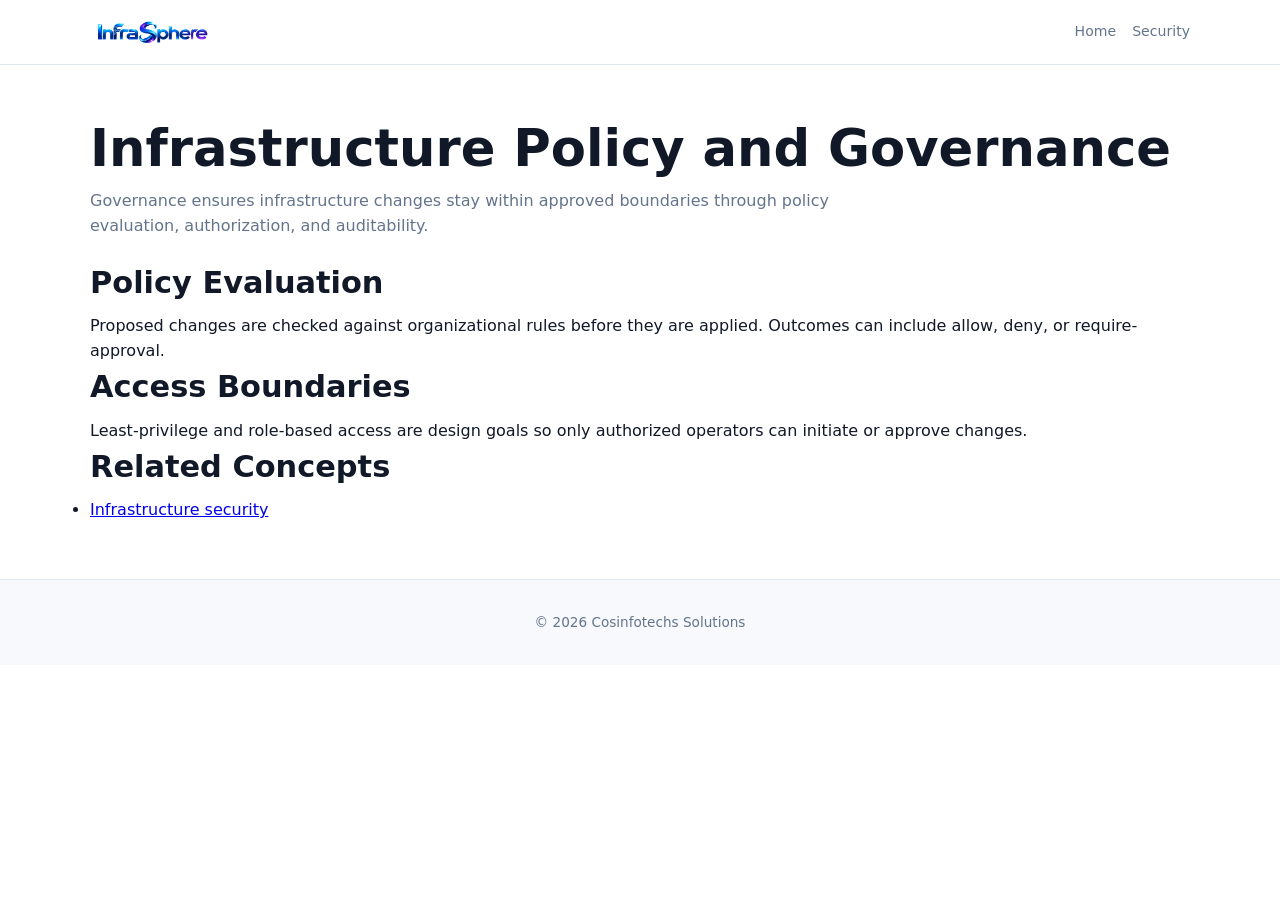
<file: resources/infrastructure-governance.html>
<!DOCTYPE html>
<html lang="en">
<head>
  <meta charset="UTF-8">
  <meta name="viewport" content="width=device-width, initial-scale=1.0">
  <title>Infrastructure Policy and Governance | InfraSphere</title>
  <meta name="description" content="Infrastructure governance evaluates proposed changes against policy, enforces access boundaries, and supports auditability.">
  <link rel="canonical" href="https://sbruices.github.io/InfraSphere-Website/resources/infrastructure-governance.html">
  <meta name="robots" content="index, follow">
  <link rel="stylesheet" href="../styles.css">

  <meta http-equiv="Content-Security-Policy" content="default-src 'self'; script-src 'self'; style-src 'self' 'unsafe-inline'; img-src 'self' data:; font-src 'self'; connect-src 'self'; frame-ancestors 'none'; base-uri 'self'; form-action 'none'; object-src 'none';">
  <meta http-equiv="X-Content-Type-Options" content="nosniff">
  <meta http-equiv="Referrer-Policy" content="strict-origin-when-cross-origin">
  <meta http-equiv="Permissions-Policy" content="geolocation=(), microphone=(), camera=(), payment=()">
  <meta http-equiv="X-Frame-Options" content="DENY">
</head>
<body>
  <header class="header"><div class="container header-inner"><a href="../"><img src="../assets/logo.png" alt="InfraSphere" class="logo"></a><nav class="nav"><a href="../">Home</a><a href="infrastructure-security.html">Security</a></nav></div></header>
  <main class="section"><div class="container">
    <h1>Infrastructure Policy and Governance</h1>
    <p class="section-lead">Governance ensures infrastructure changes stay within approved boundaries through policy evaluation, authorization, and auditability.</p>
    <h2>Policy Evaluation</h2>
    <p>Proposed changes are checked against organizational rules before they are applied. Outcomes can include allow, deny, or require-approval.</p>
    <h2>Access Boundaries</h2>
    <p>Least-privilege and role-based access are design goals so only authorized operators can initiate or approve changes.</p>
    <h2>Related Concepts</h2>
    <ul><li><a href="infrastructure-security.html">Infrastructure security</a></li></ul>
  </div></main>
  <footer class="footer"><div class="container"><p>© 2026 Cosinfotechs Solutions</p></div></footer>
</body>
</html>
</file>
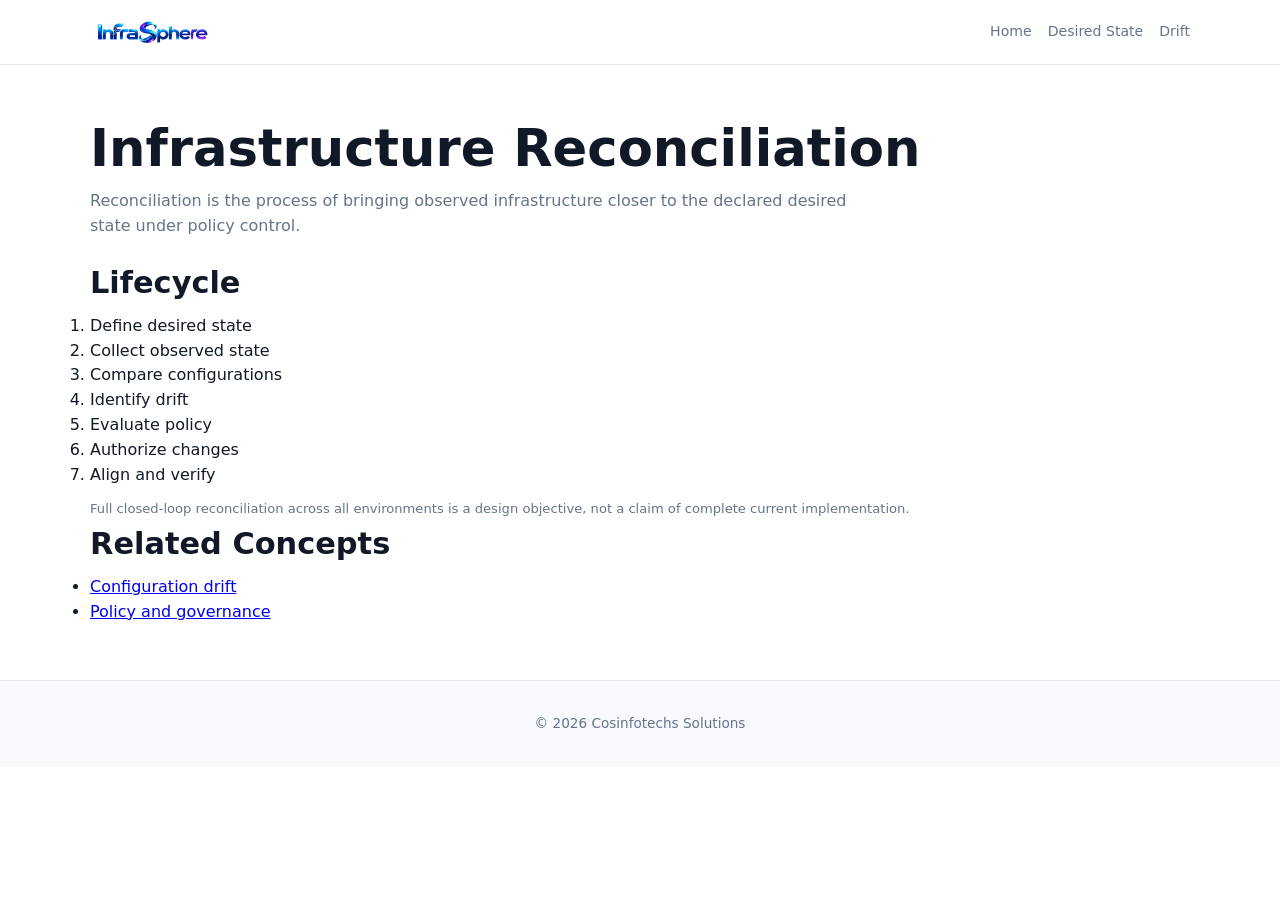
<file: resources/infrastructure-reconciliation.html>
<!DOCTYPE html>
<html lang="en">
<head>
  <meta charset="UTF-8">
  <meta name="viewport" content="width=device-width, initial-scale=1.0">
  <title>Infrastructure Reconciliation | InfraSphere</title>
  <meta name="description" content="Infrastructure reconciliation identifies differences between desired and observed state, evaluates them against policy, and supports controlled alignment.">
  <link rel="canonical" href="https://sbruices.github.io/InfraSphere-Website/resources/infrastructure-reconciliation.html">
  <meta name="robots" content="index, follow">
  <link rel="stylesheet" href="../styles.css">

  <meta http-equiv="Content-Security-Policy" content="default-src 'self'; script-src 'self'; style-src 'self' 'unsafe-inline'; img-src 'self' data:; font-src 'self'; connect-src 'self'; frame-ancestors 'none'; base-uri 'self'; form-action 'none'; object-src 'none';">
  <meta http-equiv="X-Content-Type-Options" content="nosniff">
  <meta http-equiv="Referrer-Policy" content="strict-origin-when-cross-origin">
  <meta http-equiv="Permissions-Policy" content="geolocation=(), microphone=(), camera=(), payment=()">
  <meta http-equiv="X-Frame-Options" content="DENY">
</head>
<body>
  <header class="header"><div class="container header-inner"><a href="../"><img src="../assets/logo.png" alt="InfraSphere" class="logo"></a><nav class="nav"><a href="../">Home</a><a href="desired-state-management.html">Desired State</a><a href="configuration-drift.html">Drift</a></nav></div></header>
  <main class="section"><div class="container">
    <h1>Infrastructure Reconciliation</h1>
    <p class="section-lead">Reconciliation is the process of bringing observed infrastructure closer to the declared desired state under policy control.</p>
    <h2>Lifecycle</h2>
    <ol>
      <li>Define desired state</li>
      <li>Collect observed state</li>
      <li>Compare configurations</li>
      <li>Identify drift</li>
      <li>Evaluate policy</li>
      <li>Authorize changes</li>
      <li>Align and verify</li>
    </ol>
    <p class="note">Full closed-loop reconciliation across all environments is a design objective, not a claim of complete current implementation.</p>
    <h2>Related Concepts</h2>
    <ul>
      <li><a href="configuration-drift.html">Configuration drift</a></li>
      <li><a href="infrastructure-governance.html">Policy and governance</a></li>
    </ul>
  </div></main>
  <footer class="footer"><div class="container"><p>© 2026 Cosinfotechs Solutions</p></div></footer>
</body>
</html>
</file>
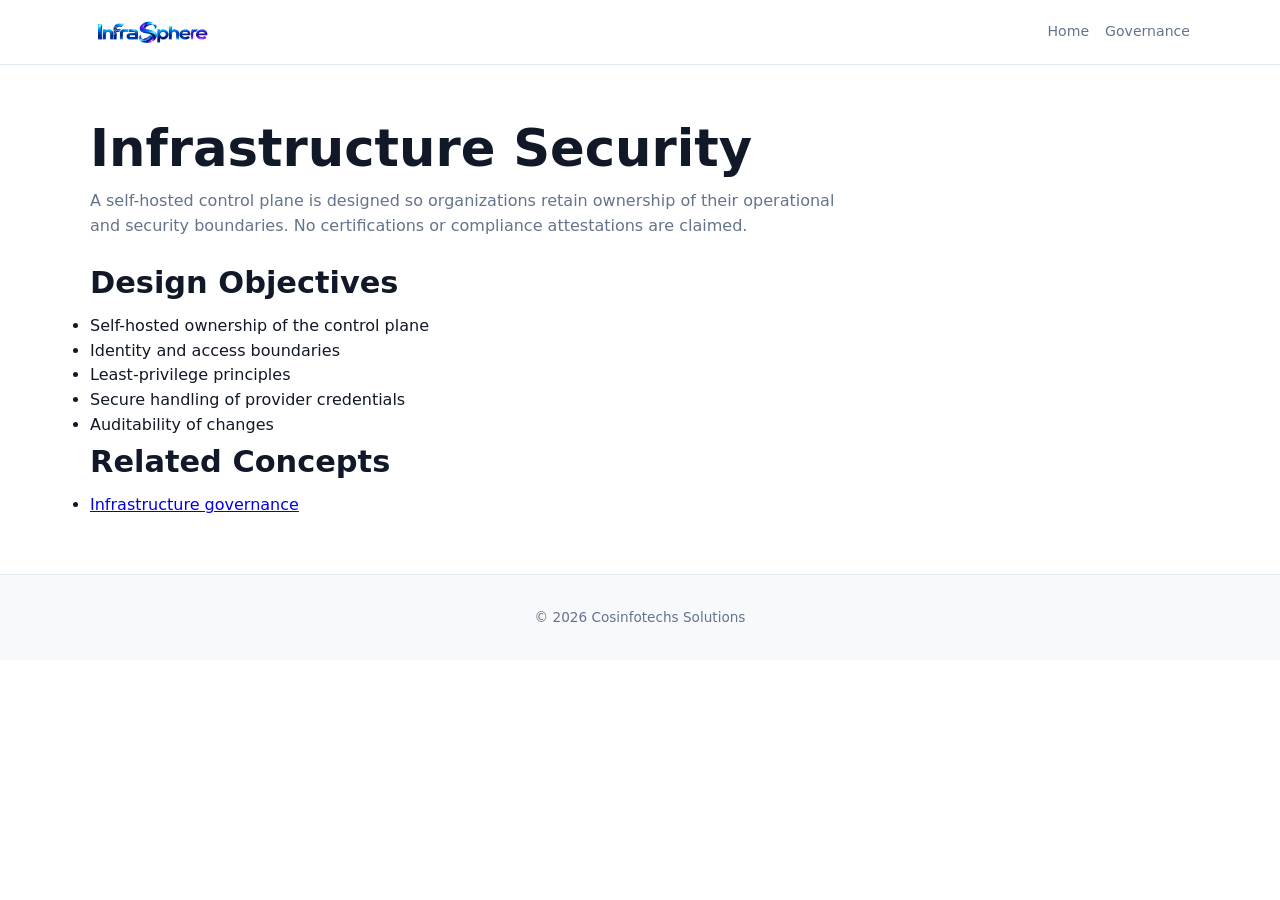
<file: resources/infrastructure-security.html>
<!DOCTYPE html>
<html lang="en">
<head>
  <meta charset="UTF-8">
  <meta name="viewport" content="width=device-width, initial-scale=1.0">
  <title>Infrastructure Security for a Self-Hosted Control Plane | InfraSphere</title>
  <meta name="description" content="Security design objectives for a self-hosted infrastructure control plane include ownership, identity boundaries, credential protection, and auditability. No certifications are claimed.">
  <link rel="canonical" href="https://sbruices.github.io/InfraSphere-Website/resources/infrastructure-security.html">
  <meta name="robots" content="index, follow">
  <link rel="stylesheet" href="../styles.css">

  <meta http-equiv="Content-Security-Policy" content="default-src 'self'; script-src 'self'; style-src 'self' 'unsafe-inline'; img-src 'self' data:; font-src 'self'; connect-src 'self'; frame-ancestors 'none'; base-uri 'self'; form-action 'none'; object-src 'none';">
  <meta http-equiv="X-Content-Type-Options" content="nosniff">
  <meta http-equiv="Referrer-Policy" content="strict-origin-when-cross-origin">
  <meta http-equiv="Permissions-Policy" content="geolocation=(), microphone=(), camera=(), payment=()">
  <meta http-equiv="X-Frame-Options" content="DENY">
</head>
<body>
  <header class="header"><div class="container header-inner"><a href="../"><img src="../assets/logo.png" alt="InfraSphere" class="logo"></a><nav class="nav"><a href="../">Home</a><a href="infrastructure-governance.html">Governance</a></nav></div></header>
  <main class="section"><div class="container">
    <h1>Infrastructure Security</h1>
    <p class="section-lead">A self-hosted control plane is designed so organizations retain ownership of their operational and security boundaries. No certifications or compliance attestations are claimed.</p>
    <h2>Design Objectives</h2>
    <ul>
      <li>Self-hosted ownership of the control plane</li>
      <li>Identity and access boundaries</li>
      <li>Least-privilege principles</li>
      <li>Secure handling of provider credentials</li>
      <li>Auditability of changes</li>
    </ul>
    <h2>Related Concepts</h2>
    <ul><li><a href="infrastructure-governance.html">Infrastructure governance</a></li></ul>
  </div></main>
  <footer class="footer"><div class="container"><p>© 2026 Cosinfotechs Solutions</p></div></footer>
</body>
</html>
</file>
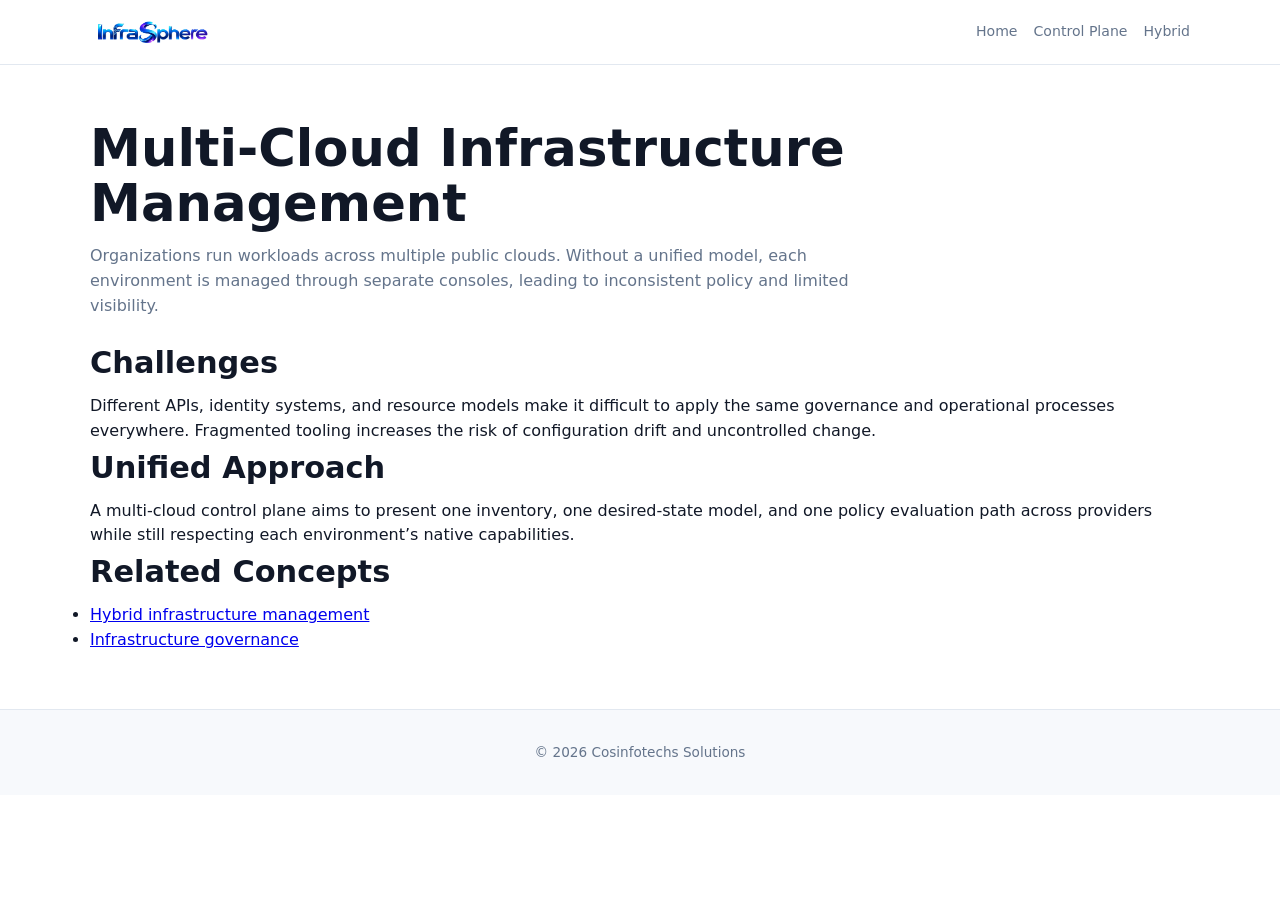
<file: resources/multi-cloud-management.html>
<!DOCTYPE html>
<html lang="en">
<head>
  <meta charset="UTF-8">
  <meta name="viewport" content="width=device-width, initial-scale=1.0">
  <title>Multi-Cloud Infrastructure Management | InfraSphere</title>
  <meta name="description" content="Multi-cloud infrastructure management provides a unified operational model across different public clouds so inventory, policy, and change processes remain consistent.">
  <link rel="canonical" href="https://sbruices.github.io/InfraSphere-Website/resources/multi-cloud-management.html">
  <meta name="robots" content="index, follow">
  <link rel="stylesheet" href="../styles.css">

  <meta http-equiv="Content-Security-Policy" content="default-src 'self'; script-src 'self'; style-src 'self' 'unsafe-inline'; img-src 'self' data:; font-src 'self'; connect-src 'self'; frame-ancestors 'none'; base-uri 'self'; form-action 'none'; object-src 'none';">
  <meta http-equiv="X-Content-Type-Options" content="nosniff">
  <meta http-equiv="Referrer-Policy" content="strict-origin-when-cross-origin">
  <meta http-equiv="Permissions-Policy" content="geolocation=(), microphone=(), camera=(), payment=()">
  <meta http-equiv="X-Frame-Options" content="DENY">
</head>
<body>
  <header class="header"><div class="container header-inner"><a href="../"><img src="../assets/logo.png" alt="InfraSphere" class="logo"></a><nav class="nav"><a href="../">Home</a><a href="infrastructure-control-plane.html">Control Plane</a><a href="hybrid-infrastructure.html">Hybrid</a></nav></div></header>
  <main class="section"><div class="container">
    <h1>Multi-Cloud Infrastructure Management</h1>
    <p class="section-lead">Organizations run workloads across multiple public clouds. Without a unified model, each environment is managed through separate consoles, leading to inconsistent policy and limited visibility.</p>
    <h2>Challenges</h2>
    <p>Different APIs, identity systems, and resource models make it difficult to apply the same governance and operational processes everywhere. Fragmented tooling increases the risk of configuration drift and uncontrolled change.</p>
    <h2>Unified Approach</h2>
    <p>A multi-cloud control plane aims to present one inventory, one desired-state model, and one policy evaluation path across providers while still respecting each environment’s native capabilities.</p>
    <h2>Related Concepts</h2>
    <ul>
      <li><a href="hybrid-infrastructure.html">Hybrid infrastructure management</a></li>
      <li><a href="infrastructure-governance.html">Infrastructure governance</a></li>
    </ul>
  </div></main>
  <footer class="footer"><div class="container"><p>© 2026 Cosinfotechs Solutions</p></div></footer>
</body>
</html>
</file>
<file: styles.css>
:root {
  --bg: #FFFFFF; --bg-alt: #F7F9FC; --panel: #F1F5F9; --card: #FFFFFF;
  --accent: #2563EB; --accent-2: #3B82F6; --cyan: #06B6D4;
  --text: #111827; --text-muted: #64748B; --border: #E2E8F0;
  --font: Inter, system-ui, -apple-system, BlinkMacSystemFont, "Segoe UI", Roboto, sans-serif;
  --radius: 6px;
}
* { box-sizing: border-box; margin: 0; padding: 0; }
html { scroll-behavior: smooth; }
body { font-family: var(--font); background: #FFFFFF !important; color: var(--text); line-height: 1.55; }
img { max-width: 100%; height: auto; display: block; }
.container { max-width: 1140px; margin: 0 auto; padding: 0 1.25rem; }

.header { position: sticky; top: 0; z-index: 100; background: #FFFFFF; border-bottom: 1px solid var(--border); }
.header-inner { display: flex; align-items: center; justify-content: space-between; height: 64px; }
.logo { height: 40px; }
.nav { display: flex; gap: 1rem; flex-wrap: wrap; }
.nav a { color: var(--text-muted); text-decoration: none; font-size: 0.88rem; }
.nav a:hover, .nav a.active { color: var(--accent); font-weight: 500; }
.menu-toggle { display: none; background: none; border: none; cursor: pointer; padding: 8px; }
.menu-toggle span { display: block; width: 20px; height: 2px; background: var(--text); margin: 5px 0; }

.btn { display: inline-flex; align-items: center; justify-content: center; padding: 0.7rem 1.3rem; border-radius: var(--radius); font-weight: 500; text-decoration: none; min-height: 44px; border: none; cursor: pointer; background: #FFFFFF; }
.btn-primary { background: var(--accent); color: #FFFFFF; }
.btn-primary:hover { background: #1d4ed8; }
.btn-secondary { background: #FFFFFF; color: var(--text); border: 1px solid var(--accent); }
.btn-secondary:hover { background: var(--bg-alt); }

.hero { padding: 4rem 0 3rem; }
.hero-grid { display: grid; grid-template-columns: 1fr 1fr; gap: 2rem; align-items: center; }
.eyebrow { color: var(--accent); font-size: 0.75rem; font-weight: 600; letter-spacing: 0.05em; text-transform: uppercase; margin-bottom: 0.5rem; }
h1 { font-size: clamp(2rem, 5vw, 3.2rem); font-weight: 650; line-height: 1.08; margin-bottom: 0.8rem; }
.lead { color: var(--text-muted); max-width: 520px; margin-bottom: 1.5rem; }
.hero-actions { display: flex; gap: 0.75rem; flex-wrap: wrap; }
.hero-visual { background: #FFFFFF; border: 1px solid var(--border); border-radius: var(--radius); padding: 1rem; box-shadow: 0 2px 8px rgba(0,0,0,0.04); }
.topology { width: 100%; height: auto; }
.conn { stroke: #3B82F6; stroke-width: 1.5; stroke-dasharray: 200; stroke-dashoffset: 200; animation: draw 2.2s ease forwards; marker-end: url(#arrow); }
@keyframes draw { to { stroke-dashoffset: 0; } }
.center-node { animation: pulse 3s ease-in-out infinite; }
@keyframes pulse { 0%,100% { stroke-width: 2; } 50% { stroke-width: 3; } }
.provider { cursor: pointer; }
.provider:hover rect { stroke: var(--accent); fill: #EFF6FF; }
.hover-info { text-align: center; font-size: 0.85rem; color: var(--text-muted); min-height: 1.4em; margin-top: 0.4rem; }
.visual-note { text-align: center; color: var(--text-muted); font-size: 0.78rem; margin-top: 0.4rem; }

.section { padding: 3.5rem 0; background: #FFFFFF; }
.section-alt { background: var(--bg-alt); }
h2 { font-size: clamp(1.45rem, 3vw, 1.9rem); font-weight: 600; margin-bottom: 0.5rem; }
.section-lead { color: var(--text-muted); max-width: 760px; margin-bottom: 1.25rem; }

.grid { display: grid; grid-template-columns: repeat(auto-fit, minmax(250px, 1fr)); gap: 1rem; }
.card { background: #FFFFFF; border: 1px solid var(--border); border-radius: var(--radius); padding: 1.2rem; box-shadow: 0 1px 2px rgba(0,0,0,0.03); transition: border-color 0.15s, transform 0.15s; }
.card:hover { border-color: var(--accent); transform: translateY(-2px); }
.card h3 { font-size: 1.02rem; margin-bottom: 0.35rem; }
.card p { color: var(--text-muted); font-size: 0.9rem; }
.card em { color: var(--accent); font-style: normal; font-weight: 500; }
.detail { display: none; margin-top: 0.6rem; padding-top: 0.6rem; border-top: 1px solid var(--border); color: var(--text-muted); font-size: 0.85rem; line-height: 1.45; }
.card.open .detail { display: block; }

.arch-explorer { display: grid; grid-template-columns: 1fr 1fr; gap: 1.5rem; }
.layers { display: flex; flex-direction: column; gap: 0.5rem; }
.layer { background: #FFFFFF; border: 1px solid var(--border); border-radius: 4px; padding: 0.8rem 1rem; text-align: left; cursor: pointer; font-size: 0.92rem; }
.layer.active, .layer:hover { border-color: var(--accent); background: var(--bg-alt); }
.arch-info { background: #FFFFFF; border: 1px solid var(--border); border-radius: var(--radius); padding: 1.2rem; color: var(--text-muted); min-height: 140px; }
.arch-controls { margin: 0.75rem 0; }

.sim-panels { display: grid; grid-template-columns: 1fr 1fr; gap: 1rem; margin-bottom: 1rem; }
.sim-panel { background: #FFFFFF; border: 1px solid var(--border); border-radius: var(--radius); padding: 1rem; }
.sim-panel h3 { font-size: 0.95rem; margin-bottom: 0.5rem; }
.sim-panel ul { margin-left: 1.1rem; color: var(--text-muted); font-size: 0.88rem; }
.sim-controls { display: flex; gap: 0.5rem; margin-bottom: 0.75rem; }
.sim-step { font-weight: 500; color: var(--accent); }
.sim-detail { color: var(--text-muted); font-size: 0.9rem; margin-top: 0.4rem; }
.note { color: var(--text-muted); font-size: 0.82rem; margin-top: 0.75rem; }

.dash { display: grid; grid-template-columns: 200px 1fr; border: 1px solid var(--border); border-radius: var(--radius); overflow: hidden; background: #FFFFFF; }
.dash-side { background: var(--bg-alt); padding: 0.75rem; display: flex; flex-direction: column; gap: 0.35rem; }
.dash-nav { background: none; border: none; text-align: left; padding: 0.5rem 0.7rem; border-radius: 4px; cursor: pointer; font-size: 0.85rem; color: var(--text-muted); }
.dash-nav.active, .dash-nav:hover { background: #FFFFFF; color: var(--text); }
.dash-main { padding: 1.25rem; }
.dash-panel { display: none; }
.dash-panel.active { display: block; }
.demo-label { margin-top: 0.75rem; font-size: 0.75rem; color: var(--text-muted); font-weight: 500; }

.topo-explorer { display: grid; grid-template-columns: 1.2fr 1fr; gap: 1rem; margin-bottom: 0.75rem; }
.topo-tree { background: #FFFFFF; border: 1px solid var(--border); border-radius: var(--radius); padding: 1rem; font-size: 0.9rem; }
.topo-node, .topo-child { margin: 0.3rem 0; padding: 0.25rem 0.5rem; border-radius: 4px; cursor: pointer; }
.topo-node:hover, .topo-child:hover, .topo-node.active, .topo-child.active { background: #EFF6FF; }
.topo-child { margin-left: 1.2rem; border-left: 2px solid var(--border); padding-left: 0.7rem; }
.topo-detail { background: #FFFFFF; border: 1px solid var(--border); border-radius: var(--radius); padding: 1rem; color: var(--text-muted); min-height: 100px; }
.search-box { width: 100%; max-width: 320px; padding: 0.5rem 0.75rem; border: 1px solid var(--border); border-radius: 4px; font-size: 0.9rem; }

.story-steps { display: flex; flex-direction: column; gap: 1rem; }
.story-step { background: #FFFFFF; border: 1px solid var(--border); border-radius: var(--radius); padding: 1rem 1.2rem; opacity: 0.4; transform: translateY(8px); transition: opacity 0.4s, transform 0.4s; }
.story-step.visible { opacity: 1; transform: none; border-color: var(--accent); }
.story-step strong { display: block; margin-bottom: 0.25rem; }

.filter-bar { display: flex; gap: 0.5rem; flex-wrap: wrap; margin-bottom: 1rem; }
.filter-btn { background: #FFFFFF; border: 1px solid var(--border); padding: 0.4rem 0.8rem; border-radius: 4px; cursor: pointer; font-size: 0.85rem; }
.filter-btn.active { background: var(--accent); color: #FFFFFF; border-color: var(--accent); }

.security-diagram { display: flex; align-items: center; justify-content: center; flex-wrap: wrap; gap: 0.5rem; margin: 1.5rem 0; }
.sec-box { background: #FFFFFF; border: 1px solid var(--border); border-radius: 4px; padding: 0.7rem 1rem; text-align: center; font-size: 0.85rem; min-width: 140px; }
.sec-box.highlight { border-color: var(--accent); color: var(--accent); font-weight: 500; }
.sec-arrow { color: var(--accent); font-weight: 600; }

.contact-info { margin-top: 1rem; color: var(--text-muted); }
.footer { border-top: 1px solid var(--border); padding: 2rem 0; text-align: center; background: var(--bg-alt); }
.logo-footer { height: 32px; margin: 0 auto 0.6rem; }
.footer p { color: var(--text-muted); font-size: 0.85rem; }
.copyright { margin-top: 0.75rem; font-size: 0.75rem; }

@media (max-width: 900px) {
  .nav { position: fixed; top: 64px; left: 0; right: 0; background: #FFFFFF; flex-direction: column; padding: 1rem; border-bottom: 1px solid var(--border); transform: translateY(-120%); transition: transform 0.2s; }
  .nav.open { transform: translateY(0); }
  .menu-toggle { display: block; }
  .hero-grid, .arch-explorer, .sim-panels, .dash, .topo-explorer { grid-template-columns: 1fr; }
  .hero-actions, .sim-controls { flex-direction: column; }
  .btn { width: 100%; }
  .grid { grid-template-columns: 1fr; }
  .security-diagram { flex-direction: column; }
}
a:focus-visible, button:focus-visible, input:focus-visible { outline: 2px solid var(--accent); outline-offset: 2px; }
@media (prefers-reduced-motion: reduce) {
  .conn, .center-node, .story-step { animation: none !important; transition: none !important; }
  * { transition: none !important; }
}

.tagline { font-size: 1.15rem; font-weight: 500; margin-bottom: 0.75rem; color: var(--text); }
.faq-list details { background: #FFFFFF; border: 1px solid var(--border); border-radius: var(--radius); margin-bottom: 0.5rem; padding: 0.75rem 1rem; }
.faq-list summary { cursor: pointer; font-weight: 500; }
.faq-list details p { margin-top: 0.5rem; color: var(--text-muted); font-size: 0.92rem; }
</file>
